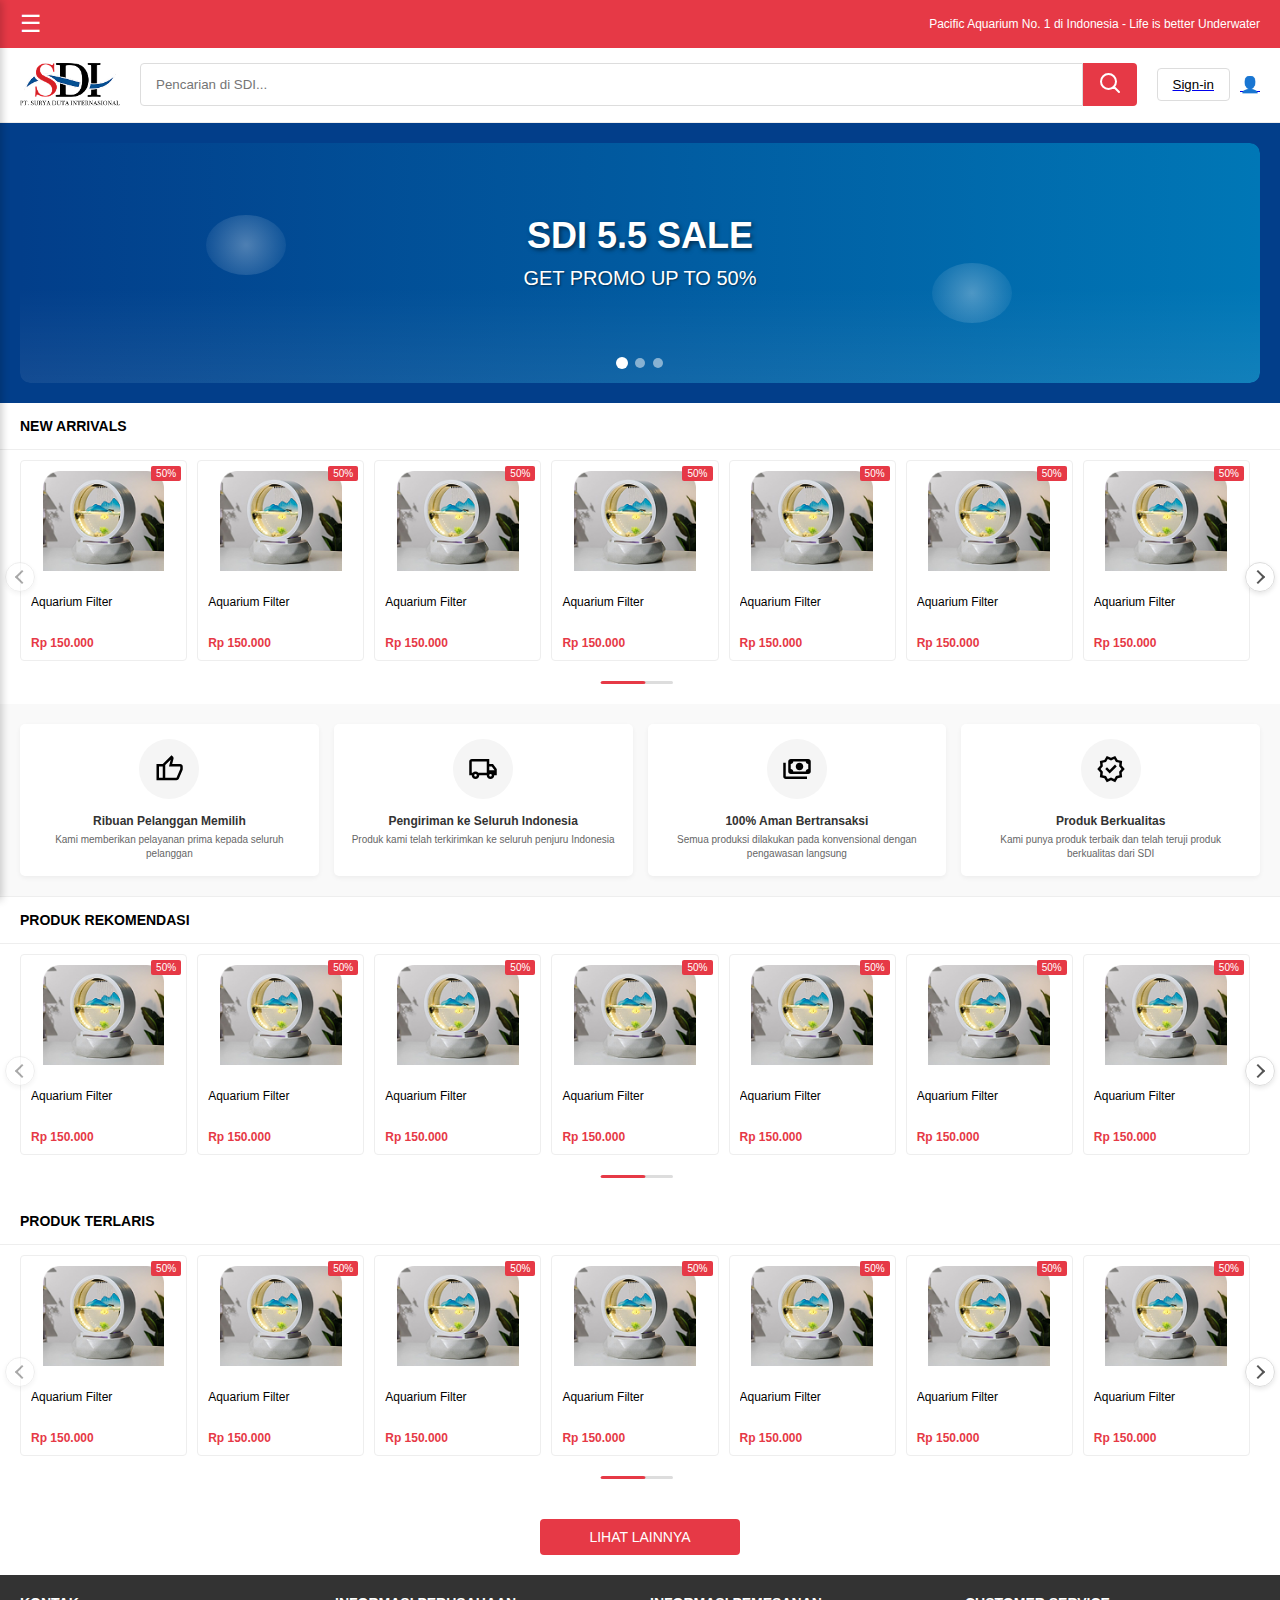
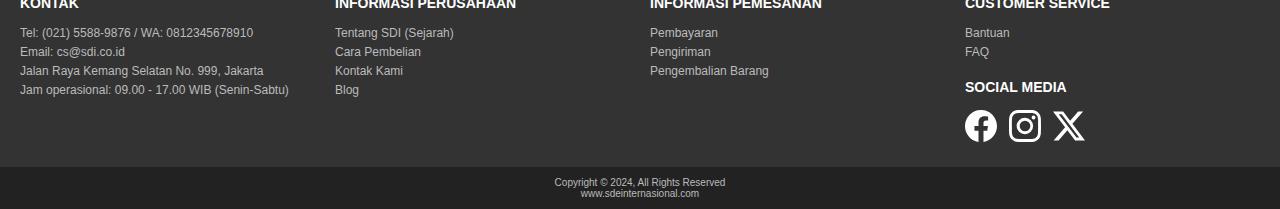
<file: index.html>
<!DOCTYPE html>
<html lang="id">
<head>
    <meta charset="UTF-8">
    <meta name="viewport" content="width=device-width, initial-scale=1.0">
    <title>SDI - Home</title>
   <link rel="stylesheet" href="home2.css">
</head>
<body>
    <!-- Slide Out Menu -->
    <div class="side-menu" id="sideMenu">
        <div class="side-menu-header">
            <span>Menu</span>
            <button class="close-menu-btn">&times;</button>
        </div>
        <div class="side-menu-content">
            <a href="index.html" class="menu-item">
                <div class="menu-icon">
                   <svg width="24px" height="24px" viewBox="0 0 24 24" fill="none" xmlns="http://www.w3.org/2000/svg"><g id="SVGRepo_bgCarrier" stroke-width="0"></g><g id="SVGRepo_tracerCarrier" stroke-linecap="round" stroke-linejoin="round"></g><g id="SVGRepo_iconCarrier"> <g id="Navigation / House_01"> <path id="Vector" d="M20 17.0002V11.4522C20 10.9179 19.9995 10.6506 19.9346 10.4019C19.877 10.1816 19.7825 9.97307 19.6546 9.78464C19.5102 9.57201 19.3096 9.39569 18.9074 9.04383L14.1074 4.84383C13.3608 4.19054 12.9875 3.86406 12.5674 3.73982C12.1972 3.63035 11.8026 3.63035 11.4324 3.73982C11.0126 3.86397 10.6398 4.19014 9.89436 4.84244L5.09277 9.04383C4.69064 9.39569 4.49004 9.57201 4.3457 9.78464C4.21779 9.97307 4.12255 10.1816 4.06497 10.4019C4 10.6506 4 10.9179 4 11.4522V17.0002C4 17.932 4 18.3978 4.15224 18.7654C4.35523 19.2554 4.74432 19.6452 5.23438 19.8482C5.60192 20.0005 6.06786 20.0005 6.99974 20.0005C7.93163 20.0005 8.39808 20.0005 8.76562 19.8482C9.25568 19.6452 9.64467 19.2555 9.84766 18.7654C9.9999 18.3979 10 17.932 10 17.0001V16.0001C10 14.8955 10.8954 14.0001 12 14.0001C13.1046 14.0001 14 14.8955 14 16.0001V17.0001C14 17.932 14 18.3979 14.1522 18.7654C14.3552 19.2555 14.7443 19.6452 15.2344 19.8482C15.6019 20.0005 16.0679 20.0005 16.9997 20.0005C17.9316 20.0005 18.3981 20.0005 18.7656 19.8482C19.2557 19.6452 19.6447 19.2554 19.8477 18.7654C19.9999 18.3978 20 17.932 20 17.0002Z" stroke="#000000" stroke-width="2" stroke-linecap="round" stroke-linejoin="round"></path> </g> </g></svg>
                </div>
                <span>Home</span>
            </a>
            <a href="product.html" class="menu-item">
                <div class="menu-icon">
                    <svg xmlns="http://www.w3.org/2000/svg" width="24" height="24" viewBox="0 0 24 24" fill="none" stroke="currentColor" stroke-width="2" stroke-linecap="round" stroke-linejoin="round">
                        <circle cx="9" cy="21" r="1"></circle>
                        <circle cx="20" cy="21" r="1"></circle>
                        <path d="M1 1h4l2.68 13.39a2 2 0 0 0 2 1.61h9.72a2 2 0 0 0 2-1.61L23 6H6"></path>
                    </svg>
                </div>
                <span>Produk</span>
            </a>
            <a href="order_status.html" class="menu-item">
                <div class="menu-icon">
                    <svg xmlns="http://www.w3.org/2000/svg" width="24" height="24" viewBox="0 0 24 24" fill="none" stroke="currentColor" stroke-width="2" stroke-linecap="round" stroke-linejoin="round">
                        <path d="M21 15v4a2 2 0 0 1-2 2H5a2 2 0 0 1-2-2v-4"></path>
                        <polyline points="7 10 12 15 17 10"></polyline>
                        <line x1="12" y1="15" x2="12" y2="3"></line>
                    </svg>
                </div>
                <span>Order Status</span>
            </a>
        </div>
    </div>

    <!-- Overlay for menu background -->
    <div class="menu-overlay" id="menuOverlay"></div>

    <div class="container">
        <!-- Top Bar -->
        <div class="top-bar">
            <div class="menu-icon">☰</div>
            <div class="top-info">Pacific Aquarium No. 1 di Indonesia - Life is better Underwater</div>
        </div>
        
        <!-- Header -->
        <div class="header">
            <img src="image 1.png" alt="SDI Logo" class="logo">
            <div class="search-bar">
                <input type="text" class="search-input" placeholder="Pencarian di SDI...">
                <button class="search-btn"><img src="images/search-svgrepo-com.svg" alt=""></button>
            </div>
            <a href="form.html" class="user-account">
                <button class="cart-btn">Sign-in</button>
                <div class="account">👤</div>
            </a>
        </div>
        
        <!-- Banner -->
        <div class="banner">
            <div class="slider-container">
                <div class="slider">
                    <div class="slide">
                        <div class="banner-content">
                            <div class="banner-text">
                                <h1>SDI 5.5 SALE</h1>
                                <p>GET PROMO UP TO 50%</p>
                            </div>
                        </div>
                        <div class="coral-decoration"></div>
                        <div class="banner-fish fish1"></div>
                        <div class="banner-fish fish2"></div>
                    </div>
                    <div class="slide">
                        <div class="banner-content">
                            <div class="banner-text">
                                <h1>NEW ARRIVALS</h1>
                                <p>Produk Terbaru Sudah Tiba!</p>
                            </div>
                        </div>
                        <div class="coral-decoration"></div>
                        <div class="banner-fish fish1"></div>
                        <div class="banner-fish fish2"></div>
                    </div>
                    <div class="slide">
                        <div class="banner-content">
                            <div class="banner-text">
                                <h1>BEST QUALITY</h1>
                                <p>Kualitas Terbaik untuk Aquarium Anda</p>
                            </div>
                        </div>
                        <div class="coral-decoration"></div>
                        <div class="banner-fish fish1"></div>
                        <div class="banner-fish fish2"></div>
                    </div>
                </div>
                <div class="slider-dots">
                    <div class="dot active"></div>
                    <div class="dot"></div>
                    <div class="dot"></div>
                </div>
            </div>
        </div>
        
        <!-- New Arrivals -->
        <div class="section-title">NEW ARRIVALS</div>
        <div class="product-section" id="new-arrivals">
            <div class="products-container">
                <div class="products-slider">
                    <div class="product-card">
                        <a href="product_detail.html">
                        <div class="discount-tag">50%</div>
                        <img src="image 46.png" alt="Product" class="product-img">
                        <div class="product-info">
                            <div class="product-name">Aquarium Filter</div>
                            <div class="product-price">Rp 150.000</div>
                        </div>
                        </a>
                    </div>
                    
                    <div class="product-card">
                       <a href="product_detail.html">
                        <div class="discount-tag">50%</div>
                        <img src="image 46.png" alt="Product" class="product-img">
                        <div class="product-info">
                            <div class="product-name">Aquarium Filter</div>
                            <div class="product-price">Rp 150.000</div>
                        </div>
                        </a>
                    </div>
                    <div class="product-card">
                        <a href="product_detail.html">
                        <div class="discount-tag">50%</div>
                        <img src="image 46.png" alt="Product" class="product-img">
                        <div class="product-info">
                            <div class="product-name">Aquarium Filter</div>
                            <div class="product-price">Rp 150.000</div>
                        </div>
                        </a>
                    </div>
                    <div class="product-card">
                        <a href="product_detail.html">
                        <div class="discount-tag">50%</div>
                        <img src="image 46.png" alt="Product" class="product-img">
                        <div class="product-info">
                            <div class="product-name">Aquarium Filter</div>
                            <div class="product-price">Rp 150.000</div>
                        </div>
                        </a>
                    </div>
                    <div class="product-card">
                        <a href="product_detail.html">
                        <div class="discount-tag">50%</div>
                        <img src="image 46.png" alt="Product" class="product-img">
                        <div class="product-info">
                            <div class="product-name">Aquarium Filter</div>
                            <div class="product-price">Rp 150.000</div>
                        </div>
                        </a>
                    </div>
                    <div class="product-card">
                       <a href="product_detail.html">
                        <div class="discount-tag">50%</div>
                        <img src="image 46.png" alt="Product" class="product-img">
                        <div class="product-info">
                            <div class="product-name">Aquarium Filter</div>
                            <div class="product-price">Rp 150.000</div>
                        </div>
                        </a>
                    </div>
                    <div class="product-card">
                        <a href="product_detail.html">
                        <div class="discount-tag">50%</div>
                        <img src="image 46.png" alt="Product" class="product-img">
                        <div class="product-info">
                            <div class="product-name">Aquarium Filter</div>
                            <div class="product-price">Rp 150.000</div>
                        </div>
                        </a>
                    </div>
                    <div class="product-card">
                       <a href="product_detail.html">
                        <div class="discount-tag">30%</div>
                        <img src="image 46.png" alt="Product" class="product-img">
                        <div class="product-info">
                            <div class="product-name">Aquarium Filter</div>
                            <div class="product-price">Rp 150.000</div>
                        </div>
                        </a>
                    </div>
                    <div class="product-card">
                       <a href="product_detail.html">
                        <div class="discount-tag">30%</div>
                        <img src="image 46.png" alt="Product" class="product-img">
                        <div class="product-info">
                            <div class="product-name">Aquarium Filter</div>
                            <div class="product-price">Rp 150.000</div>
                        </div>
                        </a>
                    </div>
                </div>
            </div>
            <div class="slider-arrow arrow-prev" id="new-arrivals-prev">
                <span class="arrow-icon"></span>
            </div>
            <div class="slider-arrow arrow-next" id="new-arrivals-next">
                <span class="arrow-icon"></span>
            </div>
            <div class="slider-indicators" id="new-arrivals-indicators"></div>
        </div>
        
        <!-- Features -->
        <div class="features">
            <div class="feature">
                <div class="feature-icon">
                    <img src="imagehci/thumbsup.svg" alt="Customer Icon">
                </div>
                <div class="feature-title">Ribuan Pelanggan Memilih</div>
                <div class="feature-desc">Kami memberikan pelayanan prima kepada seluruh pelanggan</div>
            </div>
            <div class="feature">
                <div class="feature-icon">
                    <img src="imagehci/Truck.svg" alt="Shipping Icon">
                </div>
                <div class="feature-title">Pengiriman ke Seluruh Indonesia</div>
                <div class="feature-desc">Produk kami telah terkirimkan ke seluruh penjuru Indonesia</div>
            </div>
            <div class="feature">
                <div class="feature-icon">
                    <img src="imagehci/payment.svg" alt="Secure Icon">
                </div>
                <div class="feature-title">100% Aman Bertransaksi</div>
                <div class="feature-desc">Semua produksi dilakukan pada konvensional dengan pengawasan langsung</div>
            </div>
            <div class="feature">
                <div class="feature-icon">
                    <img src="imagehci/quality.svg" alt="Quality Icon">
                </div>
                <div class="feature-title">Produk Berkualitas</div>
                <div class="feature-desc">Kami punya produk terbaik dan telah teruji produk berkualitas dari SDI</div>
            </div>
        </div>
        
        <!-- Recommended Products -->
        <div class="section-title">PRODUK REKOMENDASI</div>
        <div class="product-section" id="recommended">
            <div class="products-container">
                <div class="products-slider">
                    <div class="product-card">
                        <a href="product_detail.html">
                        <div class="discount-tag">50%</div>
                        <img src="image 46.png" alt="Product" class="product-img">
                        <div class="product-info">
                            <div class="product-name">Aquarium Filter</div>
                            <div class="product-price">Rp 150.000</div>
                        </div>
                        </a>
                    </div>
                    <div class="product-card">
                      <a href="product_detail.html">
                        <div class="discount-tag">50%</div>
                        <img src="image 46.png" alt="Product" class="product-img">
                        <div class="product-info">
                            <div class="product-name">Aquarium Filter</div>
                            <div class="product-price">Rp 150.000</div>
                        </div>
                        </a>
                    </div>
                    <div class="product-card">
                       <a href="product_detail.html">
                        <div class="discount-tag">50%</div>
                        <img src="image 46.png" alt="Product" class="product-img">
                        <div class="product-info">
                            <div class="product-name">Aquarium Filter</div>
                            <div class="product-price">Rp 150.000</div>
                        </div>
                        </a>
                    </div>
                    <div class="product-card">
                     <a href="product_detail.html">
                        <div class="discount-tag">50%</div>
                        <img src="image 46.png" alt="Product" class="product-img">
                        <div class="product-info">
                            <div class="product-name">Aquarium Filter</div>
                            <div class="product-price">Rp 150.000</div>
                        </div>
                        </a>
                    </div>
                    <div class="product-card">
                        <a href="product_detail.html">
                        <div class="discount-tag">50%</div>
                        <img src="image 46.png" alt="Product" class="product-img">
                        <div class="product-info">
                            <div class="product-name">Aquarium Filter</div>
                            <div class="product-price">Rp 150.000</div>
                        </div>
                        </a>
                    </div>
                    <div class="product-card">
                        <a href="product_detail.html">
                        <div class="discount-tag">50%</div>
                        <img src="image 46.png" alt="Product" class="product-img">
                        <div class="product-info">
                            <div class="product-name">Aquarium Filter</div>
                            <div class="product-price">Rp 150.000</div>
                        </div>
                        </a>
                    </div>
                    <div class="product-card">
                        <a href="product_detail.html">
                        <div class="discount-tag">50%</div>
                        <img src="image 46.png" alt="Product" class="product-img">
                        <div class="product-info">
                            <div class="product-name">Aquarium Filter</div>
                            <div class="product-price">Rp 150.000</div>
                        </div>
                        </a>
                    </div>
                    <div class="product-card">
                        <a href="product_detail.html">
                        <div class="discount-tag">50%</div>
                        <img src="image 46.png" alt="Product" class="product-img">
                        <div class="product-info">
                            <div class="product-name">Aquarium Filter</div>
                            <div class="product-price">Rp 150.000</div>
                        </div>
                        </a>
                    </div>
                </div>
            </div>
            <div class="slider-arrow arrow-prev" id="recommended-prev">
                <span class="arrow-icon"></span>
            </div>
            <div class="slider-arrow arrow-next" id="recommended-next">
                <span class="arrow-icon"></span>
            </div>
            <div class="slider-indicators" id="recommended-indicators"></div>
        </div>
        
        <!-- Best Selling Products -->
        <div class="section-title">PRODUK TERLARIS</div>
        <div class="product-section" id="best-selling">
            <div class="products-container">
                <div class="products-slider">
                    <div class="product-card">
                        <a href="product_detail.html">
                        <div class="discount-tag">50%</div>
                        <img src="image 46.png" alt="Product" class="product-img">
                        <div class="product-info">
                            <div class="product-name">Aquarium Filter</div>
                            <div class="product-price">Rp 150.000</div>
                        </div>
                        </a>
                    </div>
                    <div class="product-card">
                        <a href="product_detail.html">
                        <div class="discount-tag">50%</div>
                        <img src="image 46.png" alt="Product" class="product-img">
                        <div class="product-info">
                            <div class="product-name">Aquarium Filter</div>
                            <div class="product-price">Rp 150.000</div>
                        </div>
                        </a>
                    </div>
                    <div class="product-card">
                       <a href="product_detail.html">
                        <div class="discount-tag">50%</div>
                        <img src="image 46.png" alt="Product" class="product-img">
                        <div class="product-info">
                            <div class="product-name">Aquarium Filter</div>
                            <div class="product-price">Rp 150.000</div>
                        </div>
                        </a>
                    </div>
                    <div class="product-card">
                        <a href="product_detail.html">
                        <div class="discount-tag">50%</div>
                        <img src="image 46.png" alt="Product" class="product-img">
                        <div class="product-info">
                            <div class="product-name">Aquarium Filter</div>
                            <div class="product-price">Rp 150.000</div>
                        </div>
                        </a>
                    </div>
                    <div class="product-card">
                       <a href="product_detail.html">
                        <div class="discount-tag">50%</div>
                        <img src="image 46.png" alt="Product" class="product-img">
                        <div class="product-info">
                            <div class="product-name">Aquarium Filter</div>
                            <div class="product-price">Rp 150.000</div>
                        </div>
                        </a>
                    </div>
                    <div class="product-card">
                        <a href="product_detail.html">
                        <div class="discount-tag">50%</div>
                        <img src="image 46.png" alt="Product" class="product-img">
                        <div class="product-info">
                            <div class="product-name">Aquarium Filter</div>
                            <div class="product-price">Rp 150.000</div>
                        </div>
                        </a>
                    </div>
                    <div class="product-card">
                        <a href="product_detail.html">
                        <div class="discount-tag">50%</div>
                        <img src="image 46.png" alt="Product" class="product-img">
                        <div class="product-info">
                            <div class="product-name">Aquarium Filter</div>
                            <div class="product-price">Rp 150.000</div>
                        </div>
                        </a>
                    </div>
                    <div class="product-card">
                        <a href="product_detail.html">
                        <div class="discount-tag">50%</div>
                        <img src="image 46.png" alt="Product" class="product-img">
                        <div class="product-info">
                            <div class="product-name">Aquarium Filter</div>
                            <div class="product-price">Rp 150.000</div>
                        </div>
                        </a>
                    </div>
                </div>
            </div>
            <div class="slider-arrow arrow-prev" id="best-selling-prev">
                <span class="arrow-icon"></span>
            </div>
            <div class="slider-arrow arrow-next" id="best-selling-next">
                <span class="arrow-icon"></span>
            </div>
            <div class="slider-indicators" id="best-selling-indicators"></div>
        </div>
        
        <!-- See More Button -->
        <a href="product.html" class="see-more-btn">LIHAT LAINNYA</a>
        
        <!-- Footer -->
        <div class="footer">
            <div class="footer-section">
                <h3>KONTAK</h3>
                <p>Tel: (021) 5588-9876 / WA: 0812345678910</p>
                <p>Email: cs@sdi.co.id</p>
                <p>Jalan Raya Kemang Selatan No. 999, Jakarta</p>
                <p>Jam operasional: 09.00 - 17.00 WIB (Senin-Sabtu)</p>
            </div>
            <div class="footer-section">
                <h3>INFORMASI PERUSAHAAN</h3>
                <a href="#">Tentang SDI (Sejarah)</a>
                <a href="#">Cara Pembelian</a>
                <a href="#">Kontak Kami</a>
                <a href="#">Blog</a>
            </div>
            <div class="footer-section">
                <h3>INFORMASI PEMESANAN</h3>
                <a href="#">Pembayaran</a>
                <a href="#">Pengiriman</a>
                <a href="#">Pengembalian Barang</a>
            </div>
            <div class="footer-section">
                <h3>CUSTOMER SERVICE</h3>
                <a href="#">Bantuan</a>
                <a href="#">FAQ</a>
                
                <h3 style="margin-top: 20px;">SOCIAL MEDIA</h3>
                <div class="social-media">
                    <a href="#" class="social-icon">
                       <svg xmlns="http://www.w3.org/2000/svg" width="16" height="16" fill="currentColor" class="bi bi-facebook" viewBox="0 0 16 16">
  <path d="M16 8.049c0-4.446-3.582-8.05-8-8.05C3.58 0-.002 3.603-.002 8.05c0 4.017 2.926 7.347 6.75 7.951v-5.625h-2.03V8.05H6.75V6.275c0-2.017 1.195-3.131 3.022-3.131.876 0 1.791.157 1.791.157v1.98h-1.009c-.993 0-1.303.621-1.303 1.258v1.51h2.218l-.354 2.326H9.25V16c3.824-.604 6.75-3.934 6.75-7.951"/>
</svg>
                    </a>
                    <a href="#" class="social-icon">
                        <svg xmlns="http://www.w3.org/2000/svg" width="16" height="16" fill="currentColor" class="bi bi-instagram" viewBox="0 0 16 16">
  <path d="M8 0C5.829 0 5.556.01 4.703.048 3.85.088 3.269.222 2.76.42a3.9 3.9 0 0 0-1.417.923A3.9 3.9 0 0 0 .42 2.76C.222 3.268.087 3.85.048 4.7.01 5.555 0 5.827 0 8.001c0 2.172.01 2.444.048 3.297.04.852.174 1.433.372 1.942.205.526.478.972.923 1.417.444.445.89.719 1.416.923.51.198 1.09.333 1.942.372C5.555 15.99 5.827 16 8 16s2.444-.01 3.298-.048c.851-.04 1.434-.174 1.943-.372a3.9 3.9 0 0 0 1.416-.923c.445-.445.718-.891.923-1.417.197-.509.332-1.09.372-1.942C15.99 10.445 16 10.173 16 8s-.01-2.445-.048-3.299c-.04-.851-.175-1.433-.372-1.941a3.9 3.9 0 0 0-.923-1.417A3.9 3.9 0 0 0 13.24.42c-.51-.198-1.092-.333-1.943-.372C10.443.01 10.172 0 7.998 0zm-.717 1.442h.718c2.136 0 2.389.007 3.232.046.78.035 1.204.166 1.486.275.373.145.64.319.92.599s.453.546.598.92c.11.281.24.705.275 1.485.039.843.047 1.096.047 3.231s-.008 2.389-.047 3.232c-.035.78-.166 1.203-.275 1.485a2.5 2.5 0 0 1-.599.919c-.28.28-.546.453-.92.598-.28.11-.704.24-1.485.276-.843.038-1.096.047-3.232.047s-2.39-.009-3.233-.047c-.78-.036-1.203-.166-1.485-.276a2.5 2.5 0 0 1-.92-.598 2.5 2.5 0 0 1-.6-.92c-.109-.281-.24-.705-.275-1.485-.038-.843-.046-1.096-.046-3.233s.008-2.388.046-3.231c.036-.78.166-1.204.276-1.486.145-.373.319-.64.599-.92s.546-.453.92-.598c.282-.11.705-.24 1.485-.276.738-.034 1.024-.044 2.515-.045zm4.988 1.328a.96.96 0 1 0 0 1.92.96.96 0 0 0 0-1.92m-4.27 1.122a4.109 4.109 0 1 0 0 8.217 4.109 4.109 0 0 0 0-8.217m0 1.441a2.667 2.667 0 1 1 0 5.334 2.667 2.667 0 0 1 0-5.334"/>
</svg>
                    </a>
                    <a href="#" class="social-icon">
                        <svg xmlns="http://www.w3.org/2000/svg" width="16" height="16" fill="currentColor" class="bi bi-twitter-x" viewBox="0 0 16 16">
  <path d="M12.6.75h2.454l-5.36 6.142L16 15.25h-4.937l-3.867-5.07-4.425 5.07H.316l5.733-6.57L0 .75h5.063l3.495 4.633L12.601.75Zm-.86 13.028h1.36L4.323 2.145H2.865z"/>
</svg>
                    </a>
                </div>
            </div>
        </div>
        
        <!-- Copyright -->
        <div class="copyright">
            <p>Copyright © 2024, All Rights Reserved</p>
            <p>www.sdeinternasional.com</p>
        </div>
    </div>

  <script src="home1.js"></script>
</body>
</html>
</file>
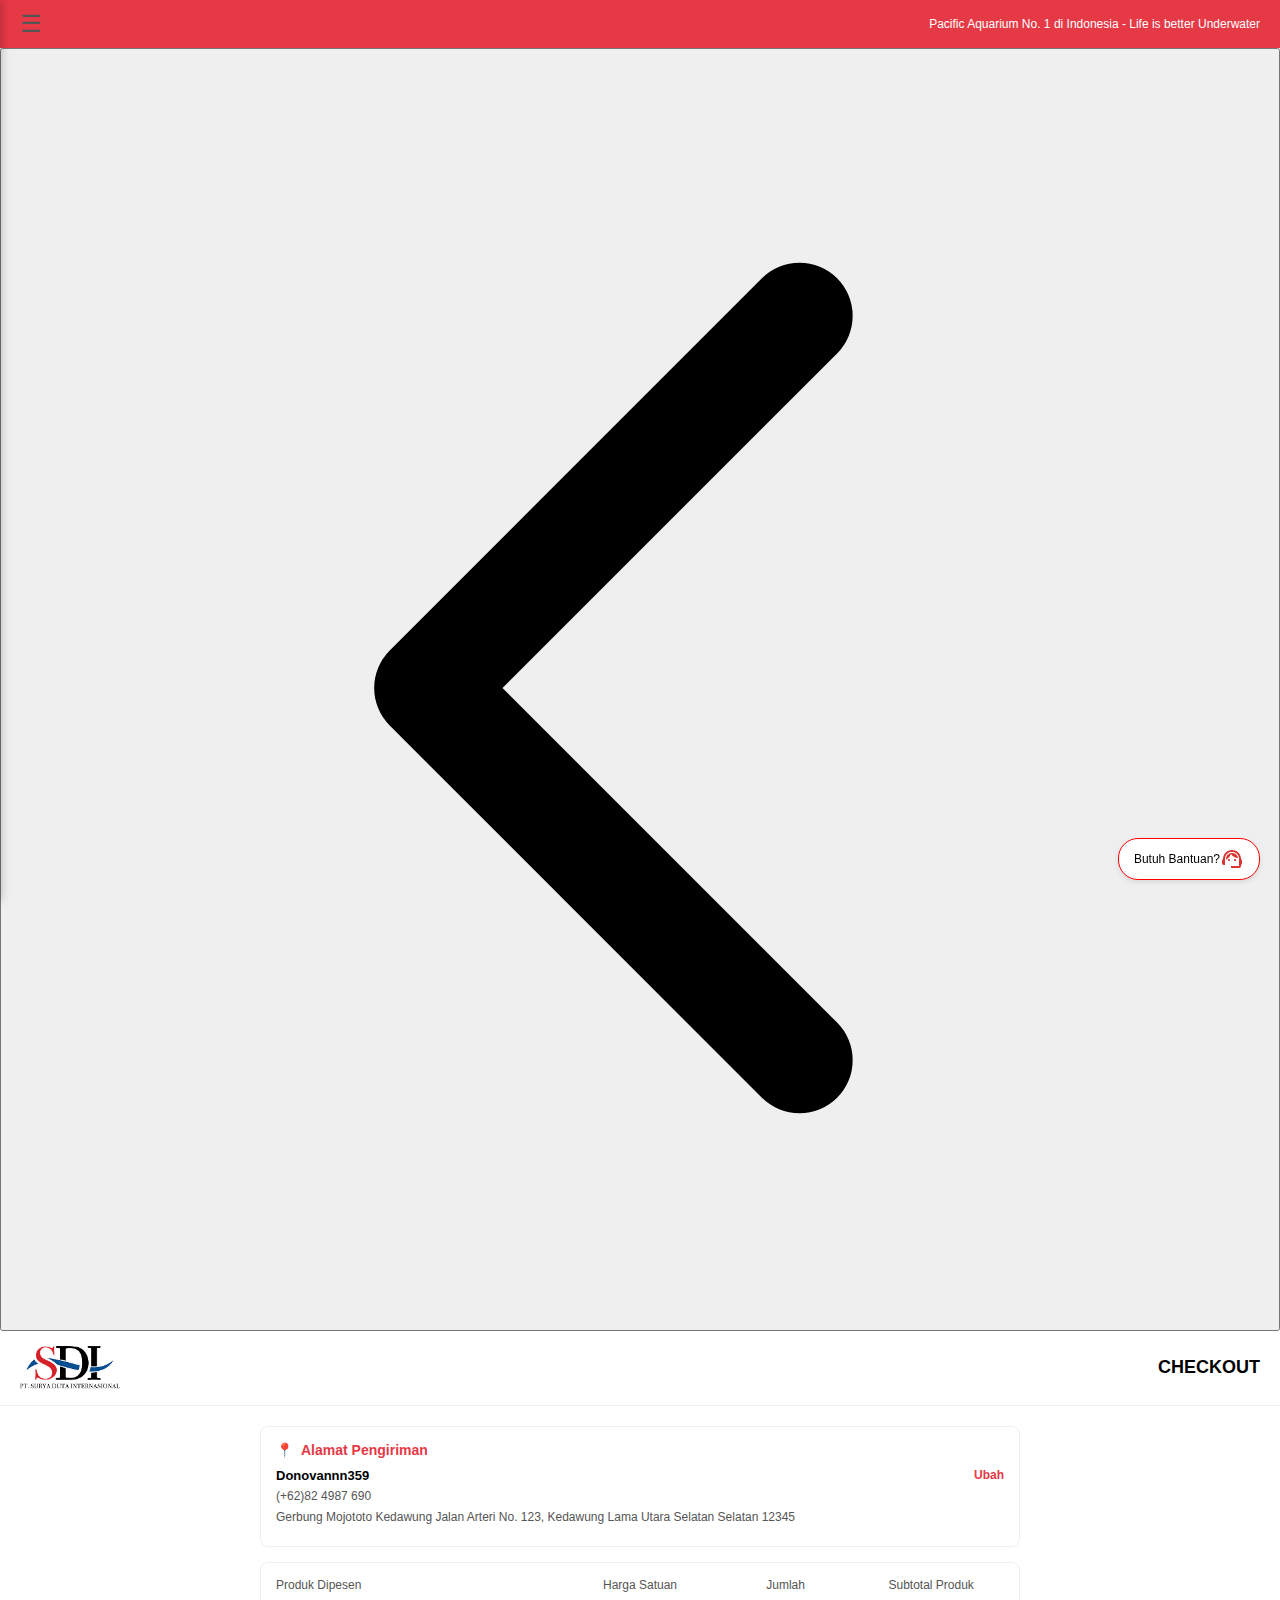
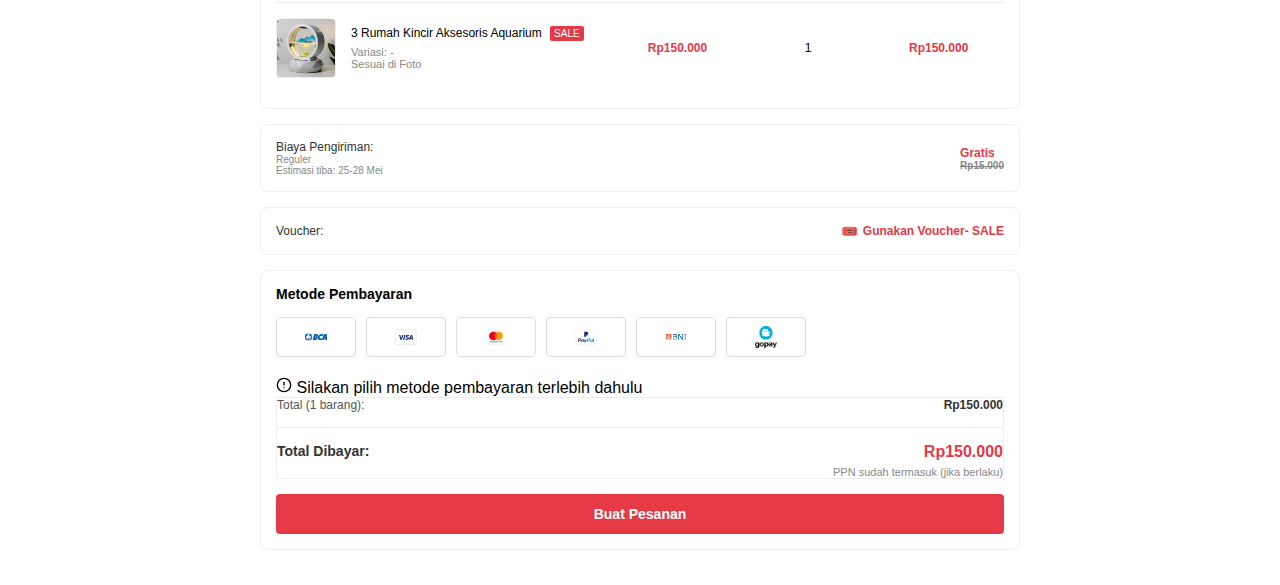
<file: checkout.html>
<!DOCTYPE html>
<html lang="id">
<head>
    <meta charset="UTF-8">
    <meta name="viewport" content="width=device-width, initial-scale=1.0">
    <title>Checkout - Ocean Decoration Lab</title>
    
<link rel="stylesheet" href="checkout.css">
</head>
<body>
    <!-- Side Menu -->
    <div class="side-menu" id="sideMenu">
        <div class="side-menu-header">
            <span>Menu</span>
            <button class="close-menu-btn">&times;</button>
        </div>
        <div class="side-menu-content">
            <a href="index.html" class="menu-item">
                <div class="menu-icon">
                    <svg width="24px" height="24px" viewBox="0 0 24 24" fill="none" xmlns="http://www.w3.org/2000/svg">
                        <path d="M20 17.0002V11.4522C20 10.9179 19.9995 10.6506 19.9346 10.4019C19.877 10.1816 19.7825 9.97307 19.6546 9.78464C19.5102 9.57201 19.3096 9.39569 18.9074 9.04383L14.1074 4.84383C13.3608 4.19054 12.9875 3.86406 12.5674 3.73982C12.1972 3.63035 11.8026 3.63035 11.4324 3.73982C11.0126 3.86397 10.6398 4.19014 9.89436 4.84244L5.09277 9.04383C4.69064 9.39569 4.49004 9.57201 4.3457 9.78464C4.21779 9.97307 4.12255 10.1816 4.06497 10.4019C4 10.6506 4 10.9179 4 11.4522V17.0002C4 17.932 4 18.3978 4.15224 18.7654C4.35523 19.2554 4.74432 19.6452 5.23438 19.8482C5.60192 20.0005 6.06786 20.0005 6.99974 20.0005C7.93163 20.0005 8.39808 20.0005 8.76562 19.8482C9.25568 19.6452 9.64467 19.2555 9.84766 18.7654C9.9999 18.3979 10 17.932 10 17.0001V16.0001C10 14.8955 10.8954 14.0001 12 14.0001C13.1046 14.0001 14 14.8955 14 16.0001V17.0001C14 17.932 14 18.3979 14.1522 18.7654C14.3552 19.2555 14.7443 19.6452 15.2344 19.8482C15.6019 20.0005 16.0679 20.0005 16.9997 20.0005C17.9316 20.0005 18.3981 20.0005 18.7656 19.8482C19.2557 19.6452 19.6447 19.2554 19.8477 18.7654C19.9999 18.3978 20 17.932 20 17.0002Z" stroke="#000000" stroke-width="2" stroke-linecap="round" stroke-linejoin="round"/>
                    </svg>
                </div>
                <span>Home</span>
            </a>
            <a href="product.html" class="menu-item">
                <div class="menu-icon">
                    <svg xmlns="http://www.w3.org/2000/svg" width="24" height="24" viewBox="0 0 24 24" fill="none" stroke="currentColor" stroke-width="2" stroke-linecap="round" stroke-linejoin="round">
                        <circle cx="9" cy="21" r="1"></circle>
                        <circle cx="20" cy="21" r="1"></circle>
                        <path d="M1 1h4l2.68 13.39a2 2 0 0 0 2 1.61h9.72a2 2 0 0 0 2-1.61L23 6H6"></path>
                    </svg>
                </div>
                <span>Produk</span>
            </a>
            <a href="order_status.html" class="menu-item">
                <div class="menu-icon">
                    <svg xmlns="http://www.w3.org/2000/svg" width="24" height="24" viewBox="0 0 24 24" fill="none" stroke="currentColor" stroke-width="2" stroke-linecap="round" stroke-linejoin="round">
                        <path d="M21 15v4a2 2 0 0 1-2 2H5a2 2 0 0 1-2-2v-4"></path>
                        <polyline points="7 10 12 15 17 10"></polyline>
                        <line x1="12" y1="15" x2="12" y2="3"></line>
                    </svg>
                </div>
                <span>Order Status</span>
            </a>
        </div>
    </div>

    <!-- Overlay for menu background -->
    <div class="menu-overlay" id="menuOverlay"></div>
    
    <div class="container">
        <div class="top-bar">
            <div class="menu-icon">☰</div>
            <div class="top-info">Pacific Aquarium No. 1 di Indonesia - Life is better Underwater</div>
        </div>
        
        <button class="back-btn">
            <svg xmlns="http://www.w3.org/2000/svg" fill="none" viewBox="0 0 24 24" stroke="currentColor">
                <path stroke-linecap="round" stroke-linejoin="round" stroke-width="2" d="M15 19l-7-7 7-7" />
            </svg>
        </button>
        
        <!-- Header -->
        <div class="header">
            <img src="image 1.png" alt="Ocean Decoration Lab" class="logo">
            <div class="page-title">CHECKOUT</div>
        </div>
        
        <!-- Checkout Content -->
        <div class="checkout-content">
            <!-- Address Section -->
            <div class="section address-section">
                <div class="section-title">
                    <span class="section-icon">📍</span>
                    <span>Alamat Pengiriman</span>
                </div>
                <div class="address-details">
                    <div class="address-info">
                        <div class="address-name">Donovannn359</div>
                        <div class="address-text">(+62)82 4987 690</div>
                        <div class="address-text">Gerbung Mojototo Kedawung Jalan Arteri No. 123, Kedawung Lama Utara Selatan Selatan 12345</div>
                    </div>
                    <a href="#" class="ubah-btn">Ubah</a>
                </div>
            </div>
            
            <!-- Products Section -->
            <div class="section products-section">
                <div class="section-header">
                    <div class="header-item">Produk Dipesen</div>
                    <div class="header-item">Harga Satuan</div>
                    <div class="header-item">Jumlah</div>
                    <div class="header-item">Subtotal Produk</div>
                </div>
                
                <div class="product-item">
                    <div class="product-image">
                        <img src="image 46.png" alt="3 Rumah Kincir">
                    </div>
                    <div class="product-info">
                        <div class="product-title">3 Rumah Kincir Aksesoris Aquarium <span class="sale-label">SALE</span></div>
                        <div class="product-variant">Variasi: -</div>
                        <div class="product-variant">Sesuai di Foto</div>
                    </div>
                    <div class="product-price">Rp150.000</div>
                    <div class="product-quantity">1</div>
                    <div class="product-subtotal">Rp150.000</div>
                </div>
            </div>
            
            <!-- Shipping Section -->
            <div class="section shipping-section">
                <div class="section-left">
                    <div>Biaya Pengiriman:</div>
                    <div style="color: #888; font-size: 10px;">Reguler</div>
                    <div style="color: #888; font-size: 10px;">Estimasi tiba: 25-28 Mei</div>
                </div>
                <div class="shipping-price">
                    <div>Gratis</div>
                    <div style="text-decoration: line-through; color: #888; font-size: 10px;">Rp15.000</div>
                </div>
            </div>
            
            <!-- Voucher Section -->
            <div class="section voucher-section">
                <div class="section-left">Voucher:</div>
                <button class="voucher-btn">
                    <span class="voucher-icon">🎟️</span>
                    <span>Gunakan Voucher</span> - SALE
                </button>
            </div>
            
            <!-- Payment Methods -->
            <div class="section payment-section">
                <div class="payment-title">Metode Pembayaran</div>
                <div class="payment-methods">
                    <div class="payment-method" data-method="bca">
                        <img src="bca-bank-central-asia-logo-svgrepo-com.png" alt="BCA">
                    </div>
                    <div class="payment-method" data-method="visa">
                        <img src="visa-svgrepo-com.png" alt="VISA">
                    </div>
                    <div class="payment-method" data-method="mastercard">
                        <img src="mastercard-full-svgrepo-com.png" alt="Mastercard">
                    </div>
                    <div class="payment-method" data-method="paypal">
                        <img src="paypal-svgrepo-com.png" alt="PayPal">
                    </div>
                    <div class="payment-method" data-method="bni">
                        <img src="bank-bni-logo-png_seeklogo-355606.png" alt="BNI">
                    </div>
                    <div class="payment-method" data-method="gopay">
                        <img src="images.png" alt="GoPay">
                    </div>
                </div>
                
                <div class="payment-error" id="paymentError">
                    <svg xmlns="http://www.w3.org/2000/svg" width="16" height="16" viewBox="0 0 24 24" fill="none" stroke="currentColor" stroke-width="2" stroke-linecap="round" stroke-linejoin="round">
                        <circle cx="12" cy="12" r="10"></circle>
                        <line x1="12" y1="8" x2="12" y2="12"></line>
                        <line x1="12" y1="16" x2="12.01" y2="16"></line>
                    </svg>
                    <span>Silakan pilih metode pembayaran terlebih dahulu</span>
                </div>
                
                <!-- Summary Section -->
                <div class="summary-section">
                    <div class="summary-row">
                        <div class="summary-label">Total (1 barang):</div>
                        <div class="summary-value">Rp150.000</div>
                    </div>
                    <div class="total-row">
                        <div class="total-label">Total Dibayar:</div>
                        <div class="total-value">Rp150.000</div>
                    </div>
                    <div class="checkout-note">
                        PPN sudah termasuk (jika berlaku)
                    </div>
                </div>
                
                <button class="checkout-btn">Buat Pesanan</button>
            </div>
        </div>
    </div>
    
    <!-- Customer Service Float -->
    <div class="customer-service">
        Butuh Bantuan? 
     <img src="Frame.png" alt="">
        </svg>
    </div>
    <script src="home1.js"></script>
  <script src="checkout.js"></script>
</body>
</html>
</file>
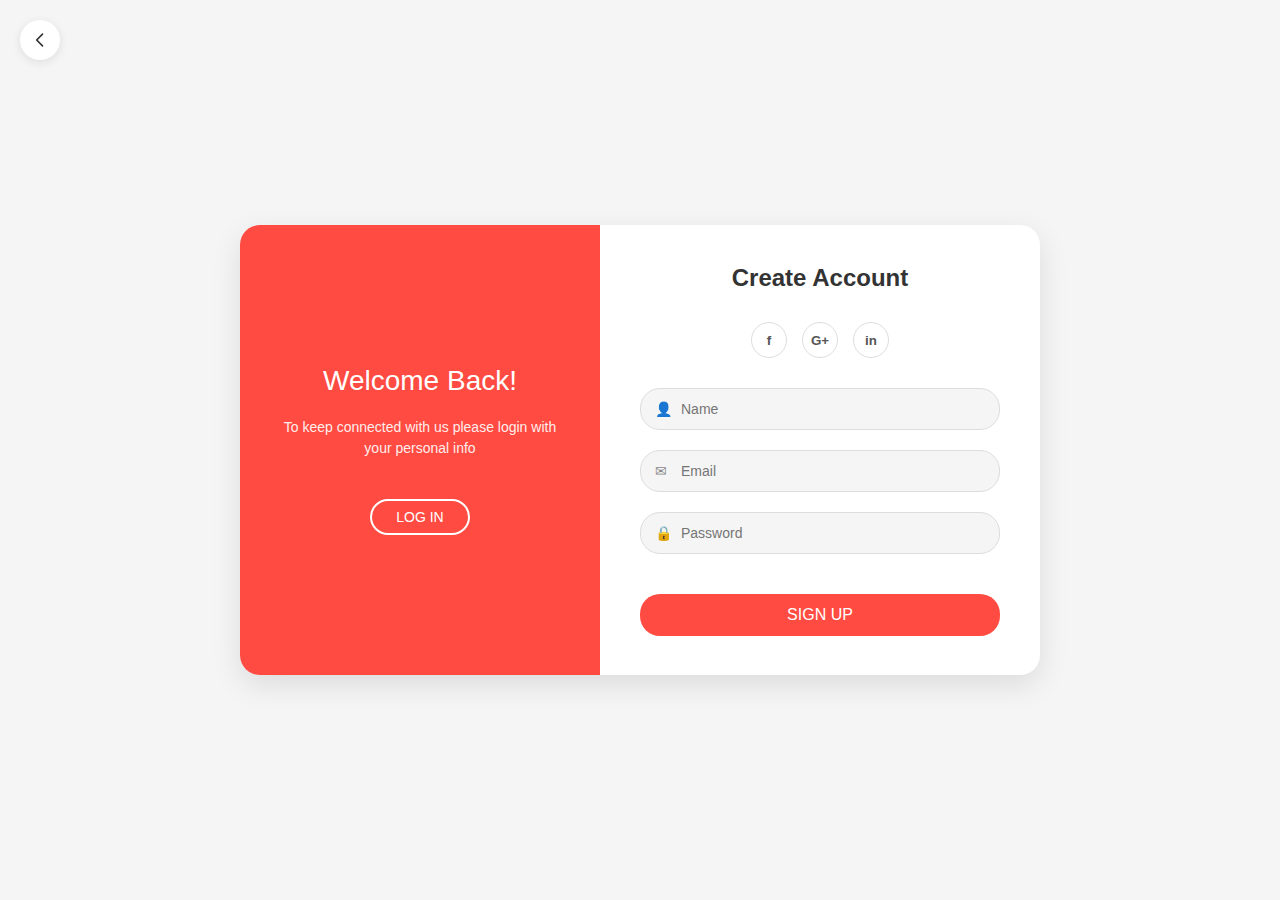
<file: form.html>
<!DOCTYPE html>
<html lang="en">
<head>
    <meta charset="UTF-8">
    <meta name="viewport" content="width=device-width, initial-scale=1.0">
    <title>Sign Up Form</title>
    <link rel="stylesheet" href="form2.css">
</head>
<body>
    <!-- Back Button -->
    <button class="back-btn" onclick="goBack()">
        <svg xmlns="http://www.w3.org/2000/svg" fill="none" viewBox="0 0 24 24" stroke="currentColor">
            <path stroke-linecap="round" stroke-linejoin="round" stroke-width="2" d="M15 19l-7-7 7-7" />
        </svg>
    </button>

    <div class="signup-container">
        <div class="left-panel">
            <h2>Welcome Back!</h2>
            <p>To keep connected with us please login with your personal info</p>
            <button class="login-btn">LOG IN</button>
        </div>
        
        <div class="right-panel">
            <h2>Create Account</h2>
            
            <div class="social-container">
                <button class="social-btn">f</button>
                <button class="social-btn">G+</button>
                <button class="social-btn">in</button>
            </div>
            
            <form id="signupForm">
                <!-- Name Input -->
                <div class="form-group">
                    <span class="icon">👤</span>
                    <input type="text" class="form-control" id="name" placeholder="Name">
                    <span class="error-message">Name is required</span>
                </div>
                
                <!-- Email Input -->
                <div class="form-group">
                    <span class="icon">✉</span>
                    <input type="email" class="form-control" id="email" placeholder="Email">
                    <span class="error-message">Please enter a valid email</span>
                </div>
                
                <!-- Password Input -->
                <div class="form-group">
                    <span class="icon">🔒</span>
                    <input type="password" class="form-control" id="password" placeholder="Password">
                    <span class="error-message">Password must be at least 6 characters</span>
                </div>
                
                <button type="submit" class="signup-btn">SIGN UP</button>
            </form>
        </div>
    </div>

    <script src="form2.js"></script>
</body>
</html>
</file>
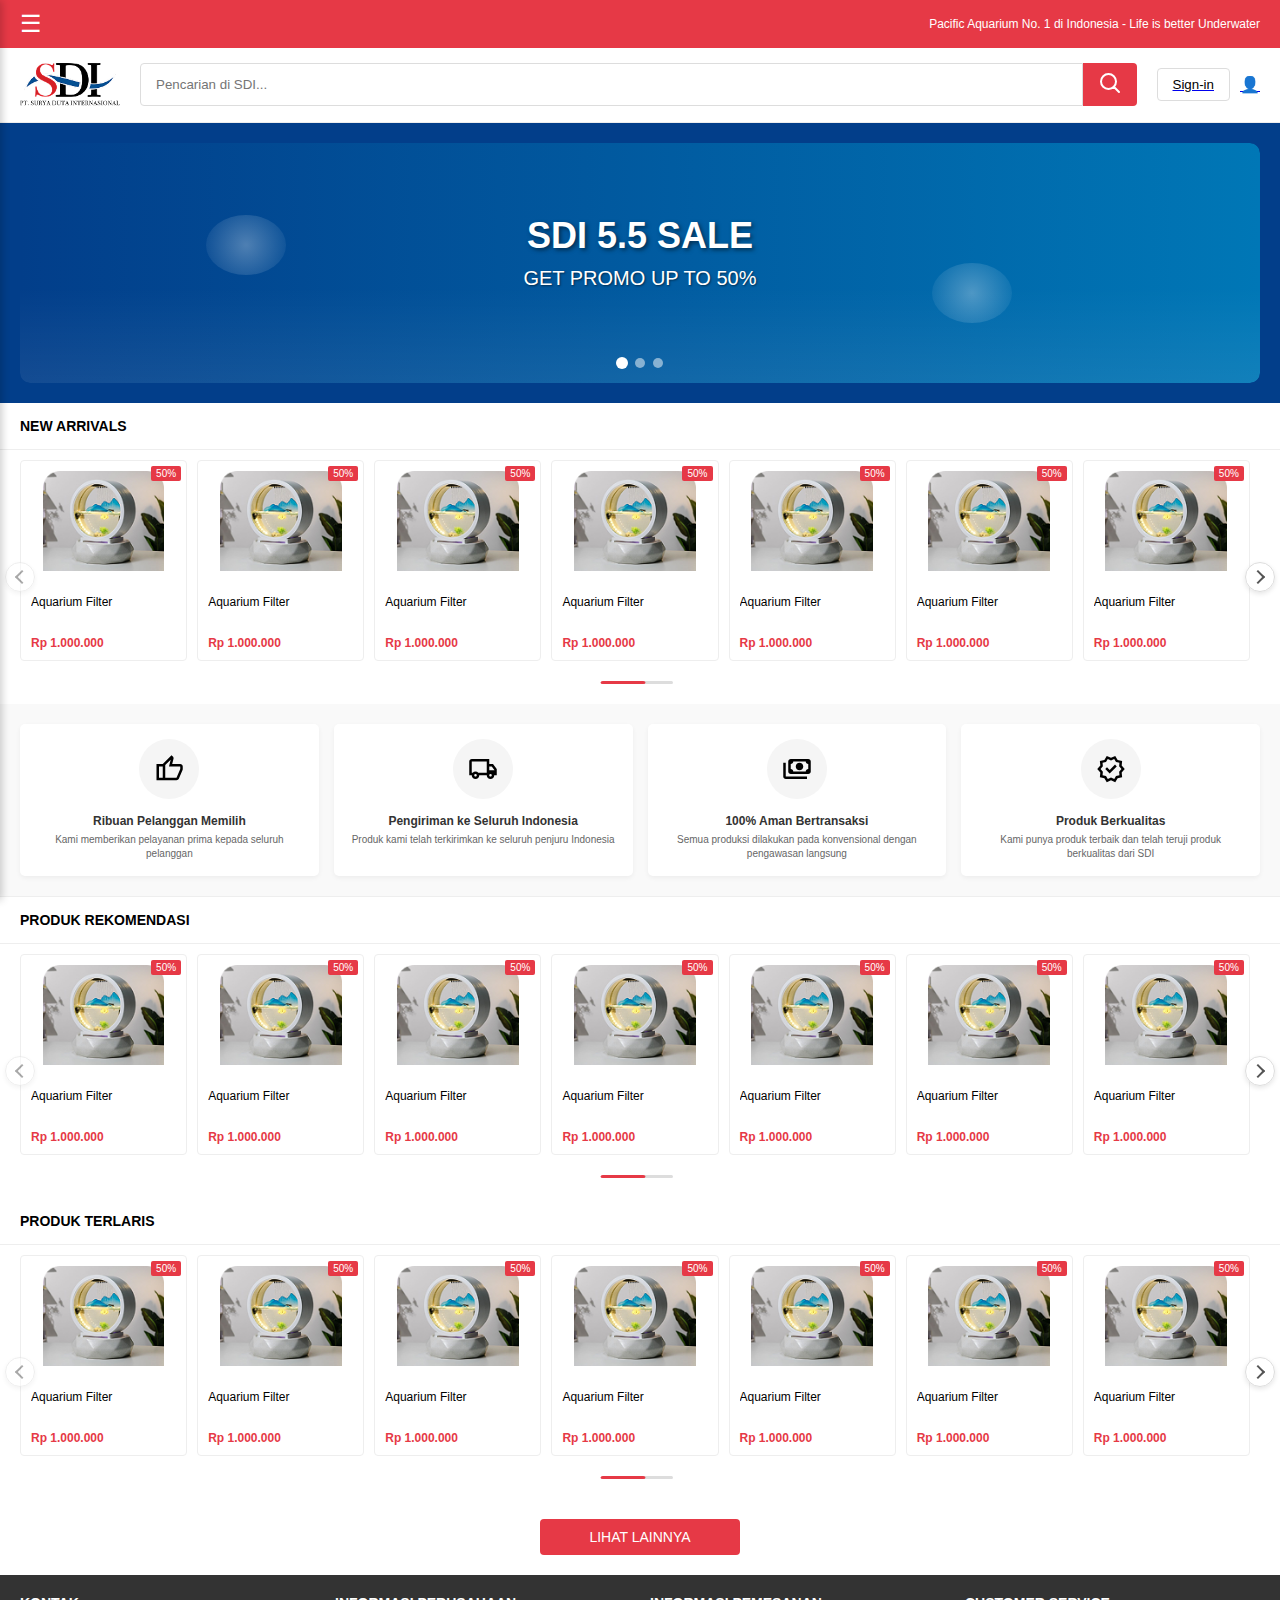
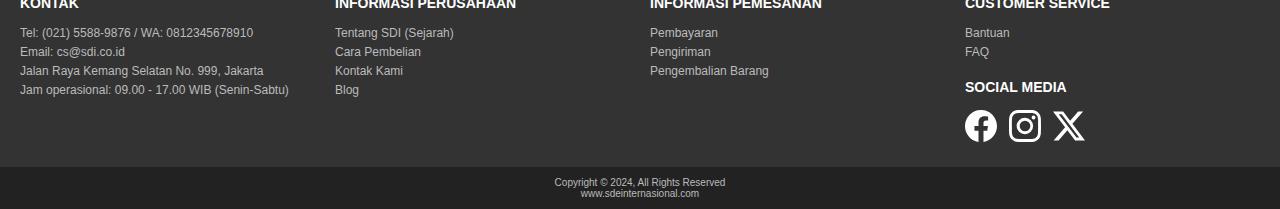
<file: home.html>
<!DOCTYPE html>
<html lang="id">
<head>
    <meta charset="UTF-8">
    <meta name="viewport" content="width=device-width, initial-scale=1.0">
    <title>SDI - Home</title>
   <link rel="stylesheet" href="home2.css">
</head>
<body>
    <!-- Slide Out Menu -->
    <div class="side-menu" id="sideMenu">
        <div class="side-menu-header">
            <span>Menu</span>
            <button class="close-menu-btn">&times;</button>
        </div>
        <div class="side-menu-content">
            <a href="home.html" class="menu-item">
                <div class="menu-icon">
                   <svg width="24px" height="24px" viewBox="0 0 24 24" fill="none" xmlns="http://www.w3.org/2000/svg"><g id="SVGRepo_bgCarrier" stroke-width="0"></g><g id="SVGRepo_tracerCarrier" stroke-linecap="round" stroke-linejoin="round"></g><g id="SVGRepo_iconCarrier"> <g id="Navigation / House_01"> <path id="Vector" d="M20 17.0002V11.4522C20 10.9179 19.9995 10.6506 19.9346 10.4019C19.877 10.1816 19.7825 9.97307 19.6546 9.78464C19.5102 9.57201 19.3096 9.39569 18.9074 9.04383L14.1074 4.84383C13.3608 4.19054 12.9875 3.86406 12.5674 3.73982C12.1972 3.63035 11.8026 3.63035 11.4324 3.73982C11.0126 3.86397 10.6398 4.19014 9.89436 4.84244L5.09277 9.04383C4.69064 9.39569 4.49004 9.57201 4.3457 9.78464C4.21779 9.97307 4.12255 10.1816 4.06497 10.4019C4 10.6506 4 10.9179 4 11.4522V17.0002C4 17.932 4 18.3978 4.15224 18.7654C4.35523 19.2554 4.74432 19.6452 5.23438 19.8482C5.60192 20.0005 6.06786 20.0005 6.99974 20.0005C7.93163 20.0005 8.39808 20.0005 8.76562 19.8482C9.25568 19.6452 9.64467 19.2555 9.84766 18.7654C9.9999 18.3979 10 17.932 10 17.0001V16.0001C10 14.8955 10.8954 14.0001 12 14.0001C13.1046 14.0001 14 14.8955 14 16.0001V17.0001C14 17.932 14 18.3979 14.1522 18.7654C14.3552 19.2555 14.7443 19.6452 15.2344 19.8482C15.6019 20.0005 16.0679 20.0005 16.9997 20.0005C17.9316 20.0005 18.3981 20.0005 18.7656 19.8482C19.2557 19.6452 19.6447 19.2554 19.8477 18.7654C19.9999 18.3978 20 17.932 20 17.0002Z" stroke="#000000" stroke-width="2" stroke-linecap="round" stroke-linejoin="round"></path> </g> </g></svg>
                </div>
                <span>Home</span>
            </a>
            <a href="product.html" class="menu-item">
                <div class="menu-icon">
                    <svg xmlns="http://www.w3.org/2000/svg" width="24" height="24" viewBox="0 0 24 24" fill="none" stroke="currentColor" stroke-width="2" stroke-linecap="round" stroke-linejoin="round">
                        <circle cx="9" cy="21" r="1"></circle>
                        <circle cx="20" cy="21" r="1"></circle>
                        <path d="M1 1h4l2.68 13.39a2 2 0 0 0 2 1.61h9.72a2 2 0 0 0 2-1.61L23 6H6"></path>
                    </svg>
                </div>
                <span>Produk</span>
            </a>
            <a href="#download" class="menu-item">
                <div class="menu-icon">
                    <svg xmlns="http://www.w3.org/2000/svg" width="24" height="24" viewBox="0 0 24 24" fill="none" stroke="currentColor" stroke-width="2" stroke-linecap="round" stroke-linejoin="round">
                        <path d="M21 15v4a2 2 0 0 1-2 2H5a2 2 0 0 1-2-2v-4"></path>
                        <polyline points="7 10 12 15 17 10"></polyline>
                        <line x1="12" y1="15" x2="12" y2="3"></line>
                    </svg>
                </div>
                <span>Download Center</span>
            </a>
        </div>
    </div>

    <!-- Overlay for menu background -->
    <div class="menu-overlay" id="menuOverlay"></div>

    <div class="container">
        <!-- Top Bar -->
        <div class="top-bar">
            <div class="menu-icon">☰</div>
            <div class="top-info">Pacific Aquarium No. 1 di Indonesia - Life is better Underwater</div>
        </div>
        
        <!-- Header -->
        <div class="header">
            <img src="image 1.png" alt="SDI Logo" class="logo">
            <div class="search-bar">
                <input type="text" class="search-input" placeholder="Pencarian di SDI...">
                <button class="search-btn"><img src="images/search-svgrepo-com.svg" alt=""></button>
            </div>
            <a href="form.html" class="user-account">
                <button class="cart-btn">Sign-in</button>
                <div class="account">👤</div>
            </a>
        </div>
        
        <!-- Banner -->
        <div class="banner">
            <div class="slider-container">
                <div class="slider">
                    <div class="slide">
                        <div class="banner-content">
                            <div class="banner-text">
                                <h1>SDI 5.5 SALE</h1>
                                <p>GET PROMO UP TO 50%</p>
                            </div>
                        </div>
                        <div class="coral-decoration"></div>
                        <div class="banner-fish fish1"></div>
                        <div class="banner-fish fish2"></div>
                    </div>
                    <div class="slide">
                        <div class="banner-content">
                            <div class="banner-text">
                                <h1>NEW ARRIVALS</h1>
                                <p>Produk Terbaru Sudah Tiba!</p>
                            </div>
                        </div>
                        <div class="coral-decoration"></div>
                        <div class="banner-fish fish1"></div>
                        <div class="banner-fish fish2"></div>
                    </div>
                    <div class="slide">
                        <div class="banner-content">
                            <div class="banner-text">
                                <h1>BEST QUALITY</h1>
                                <p>Kualitas Terbaik untuk Aquarium Anda</p>
                            </div>
                        </div>
                        <div class="coral-decoration"></div>
                        <div class="banner-fish fish1"></div>
                        <div class="banner-fish fish2"></div>
                    </div>
                </div>
                <div class="slider-dots">
                    <div class="dot active"></div>
                    <div class="dot"></div>
                    <div class="dot"></div>
                </div>
            </div>
        </div>
        
        <!-- New Arrivals -->
        <div class="section-title">NEW ARRIVALS</div>
        <div class="product-section" id="new-arrivals">
            <div class="products-container">
                <div class="products-slider">
                    <div class="product-card">
                        <a href="product_detail.html">
                        <div class="discount-tag">50%</div>
                        <img src="image 46.png" alt="Product" class="product-img">
                        <div class="product-info">
                            <div class="product-name">Aquarium Filter</div>
                            <div class="product-price">Rp 1.000.000</div>
                        </div>
                        </a>
                    </div>
                    
                    <div class="product-card">
                       <a href="product_detail.html">
                        <div class="discount-tag">50%</div>
                        <img src="image 46.png" alt="Product" class="product-img">
                        <div class="product-info">
                            <div class="product-name">Aquarium Filter</div>
                            <div class="product-price">Rp 1.000.000</div>
                        </div>
                        </a>
                    </div>
                    <div class="product-card">
                        <a href="product_detail.html">
                        <div class="discount-tag">50%</div>
                        <img src="image 46.png" alt="Product" class="product-img">
                        <div class="product-info">
                            <div class="product-name">Aquarium Filter</div>
                            <div class="product-price">Rp 1.000.000</div>
                        </div>
                        </a>
                    </div>
                    <div class="product-card">
                        <a href="product_detail.html">
                        <div class="discount-tag">50%</div>
                        <img src="image 46.png" alt="Product" class="product-img">
                        <div class="product-info">
                            <div class="product-name">Aquarium Filter</div>
                            <div class="product-price">Rp 1.000.000</div>
                        </div>
                        </a>
                    </div>
                    <div class="product-card">
                        <a href="product_detail.html">
                        <div class="discount-tag">50%</div>
                        <img src="image 46.png" alt="Product" class="product-img">
                        <div class="product-info">
                            <div class="product-name">Aquarium Filter</div>
                            <div class="product-price">Rp 1.000.000</div>
                        </div>
                        </a>
                    </div>
                    <div class="product-card">
                       <a href="product_detail.html">
                        <div class="discount-tag">50%</div>
                        <img src="image 46.png" alt="Product" class="product-img">
                        <div class="product-info">
                            <div class="product-name">Aquarium Filter</div>
                            <div class="product-price">Rp 1.000.000</div>
                        </div>
                        </a>
                    </div>
                    <div class="product-card">
                        <a href="product_detail.html">
                        <div class="discount-tag">50%</div>
                        <img src="image 46.png" alt="Product" class="product-img">
                        <div class="product-info">
                            <div class="product-name">Aquarium Filter</div>
                            <div class="product-price">Rp 1.000.000</div>
                        </div>
                        </a>
                    </div>
                    <div class="product-card">
                       <a href="product_detail.html">
                        <div class="discount-tag">30%</div>
                        <img src="image 46.png" alt="Product" class="product-img">
                        <div class="product-info">
                            <div class="product-name">Aquarium Filter</div>
                            <div class="product-price">Rp 1.000.000</div>
                        </div>
                        </a>
                    </div>
                    <div class="product-card">
                       <a href="product_detail.html">
                        <div class="discount-tag">30%</div>
                        <img src="image 46.png" alt="Product" class="product-img">
                        <div class="product-info">
                            <div class="product-name">Aquarium Filter</div>
                            <div class="product-price">Rp 1.000.000</div>
                        </div>
                        </a>
                    </div>
                </div>
            </div>
            <div class="slider-arrow arrow-prev" id="new-arrivals-prev">
                <span class="arrow-icon"></span>
            </div>
            <div class="slider-arrow arrow-next" id="new-arrivals-next">
                <span class="arrow-icon"></span>
            </div>
            <div class="slider-indicators" id="new-arrivals-indicators"></div>
        </div>
        
        <!-- Features -->
        <div class="features">
            <div class="feature">
                <div class="feature-icon">
                    <img src="imagehci/thumbsup.svg" alt="Customer Icon">
                </div>
                <div class="feature-title">Ribuan Pelanggan Memilih</div>
                <div class="feature-desc">Kami memberikan pelayanan prima kepada seluruh pelanggan</div>
            </div>
            <div class="feature">
                <div class="feature-icon">
                    <img src="imagehci/Truck.svg" alt="Shipping Icon">
                </div>
                <div class="feature-title">Pengiriman ke Seluruh Indonesia</div>
                <div class="feature-desc">Produk kami telah terkirimkan ke seluruh penjuru Indonesia</div>
            </div>
            <div class="feature">
                <div class="feature-icon">
                    <img src="imagehci/payment.svg" alt="Secure Icon">
                </div>
                <div class="feature-title">100% Aman Bertransaksi</div>
                <div class="feature-desc">Semua produksi dilakukan pada konvensional dengan pengawasan langsung</div>
            </div>
            <div class="feature">
                <div class="feature-icon">
                    <img src="imagehci/quality.svg" alt="Quality Icon">
                </div>
                <div class="feature-title">Produk Berkualitas</div>
                <div class="feature-desc">Kami punya produk terbaik dan telah teruji produk berkualitas dari SDI</div>
            </div>
        </div>
        
        <!-- Recommended Products -->
        <div class="section-title">PRODUK REKOMENDASI</div>
        <div class="product-section" id="recommended">
            <div class="products-container">
                <div class="products-slider">
                    <div class="product-card">
                        <a href="product_detail.html">
                        <div class="discount-tag">50%</div>
                        <img src="image 46.png" alt="Product" class="product-img">
                        <div class="product-info">
                            <div class="product-name">Aquarium Filter</div>
                            <div class="product-price">Rp 1.000.000</div>
                        </div>
                        </a>
                    </div>
                    <div class="product-card">
                      <a href="product_detail.html">
                        <div class="discount-tag">50%</div>
                        <img src="image 46.png" alt="Product" class="product-img">
                        <div class="product-info">
                            <div class="product-name">Aquarium Filter</div>
                            <div class="product-price">Rp 1.000.000</div>
                        </div>
                        </a>
                    </div>
                    <div class="product-card">
                       <a href="product_detail.html">
                        <div class="discount-tag">50%</div>
                        <img src="image 46.png" alt="Product" class="product-img">
                        <div class="product-info">
                            <div class="product-name">Aquarium Filter</div>
                            <div class="product-price">Rp 1.000.000</div>
                        </div>
                        </a>
                    </div>
                    <div class="product-card">
                     <a href="product_detail.html">
                        <div class="discount-tag">50%</div>
                        <img src="image 46.png" alt="Product" class="product-img">
                        <div class="product-info">
                            <div class="product-name">Aquarium Filter</div>
                            <div class="product-price">Rp 1.000.000</div>
                        </div>
                        </a>
                    </div>
                    <div class="product-card">
                        <a href="product_detail.html">
                        <div class="discount-tag">50%</div>
                        <img src="image 46.png" alt="Product" class="product-img">
                        <div class="product-info">
                            <div class="product-name">Aquarium Filter</div>
                            <div class="product-price">Rp 1.000.000</div>
                        </div>
                        </a>
                    </div>
                    <div class="product-card">
                        <a href="product_detail.html">
                        <div class="discount-tag">50%</div>
                        <img src="image 46.png" alt="Product" class="product-img">
                        <div class="product-info">
                            <div class="product-name">Aquarium Filter</div>
                            <div class="product-price">Rp 1.000.000</div>
                        </div>
                        </a>
                    </div>
                    <div class="product-card">
                        <a href="product_detail.html">
                        <div class="discount-tag">50%</div>
                        <img src="image 46.png" alt="Product" class="product-img">
                        <div class="product-info">
                            <div class="product-name">Aquarium Filter</div>
                            <div class="product-price">Rp 1.000.000</div>
                        </div>
                        </a>
                    </div>
                    <div class="product-card">
                        <a href="product_detail.html">
                        <div class="discount-tag">50%</div>
                        <img src="image 46.png" alt="Product" class="product-img">
                        <div class="product-info">
                            <div class="product-name">Aquarium Filter</div>
                            <div class="product-price">Rp 1.000.000</div>
                        </div>
                        </a>
                    </div>
                </div>
            </div>
            <div class="slider-arrow arrow-prev" id="recommended-prev">
                <span class="arrow-icon"></span>
            </div>
            <div class="slider-arrow arrow-next" id="recommended-next">
                <span class="arrow-icon"></span>
            </div>
            <div class="slider-indicators" id="recommended-indicators"></div>
        </div>
        
        <!-- Best Selling Products -->
        <div class="section-title">PRODUK TERLARIS</div>
        <div class="product-section" id="best-selling">
            <div class="products-container">
                <div class="products-slider">
                    <div class="product-card">
                        <a href="product_detail.html">
                        <div class="discount-tag">50%</div>
                        <img src="image 46.png" alt="Product" class="product-img">
                        <div class="product-info">
                            <div class="product-name">Aquarium Filter</div>
                            <div class="product-price">Rp 1.000.000</div>
                        </div>
                        </a>
                    </div>
                    <div class="product-card">
                        <a href="product_detail.html">
                        <div class="discount-tag">50%</div>
                        <img src="image 46.png" alt="Product" class="product-img">
                        <div class="product-info">
                            <div class="product-name">Aquarium Filter</div>
                            <div class="product-price">Rp 1.000.000</div>
                        </div>
                        </a>
                    </div>
                    <div class="product-card">
                       <a href="product_detail.html">
                        <div class="discount-tag">50%</div>
                        <img src="image 46.png" alt="Product" class="product-img">
                        <div class="product-info">
                            <div class="product-name">Aquarium Filter</div>
                            <div class="product-price">Rp 1.000.000</div>
                        </div>
                        </a>
                    </div>
                    <div class="product-card">
                        <a href="product_detail.html">
                        <div class="discount-tag">50%</div>
                        <img src="image 46.png" alt="Product" class="product-img">
                        <div class="product-info">
                            <div class="product-name">Aquarium Filter</div>
                            <div class="product-price">Rp 1.000.000</div>
                        </div>
                        </a>
                    </div>
                    <div class="product-card">
                       <a href="product_detail.html">
                        <div class="discount-tag">50%</div>
                        <img src="image 46.png" alt="Product" class="product-img">
                        <div class="product-info">
                            <div class="product-name">Aquarium Filter</div>
                            <div class="product-price">Rp 1.000.000</div>
                        </div>
                        </a>
                    </div>
                    <div class="product-card">
                        <a href="product_detail.html">
                        <div class="discount-tag">50%</div>
                        <img src="image 46.png" alt="Product" class="product-img">
                        <div class="product-info">
                            <div class="product-name">Aquarium Filter</div>
                            <div class="product-price">Rp 1.000.000</div>
                        </div>
                        </a>
                    </div>
                    <div class="product-card">
                        <a href="product_detail.html">
                        <div class="discount-tag">50%</div>
                        <img src="image 46.png" alt="Product" class="product-img">
                        <div class="product-info">
                            <div class="product-name">Aquarium Filter</div>
                            <div class="product-price">Rp 1.000.000</div>
                        </div>
                        </a>
                    </div>
                    <div class="product-card">
                        <a href="product_detail.html">
                        <div class="discount-tag">50%</div>
                        <img src="image 46.png" alt="Product" class="product-img">
                        <div class="product-info">
                            <div class="product-name">Aquarium Filter</div>
                            <div class="product-price">Rp 1.000.000</div>
                        </div>
                        </a>
                    </div>
                </div>
            </div>
            <div class="slider-arrow arrow-prev" id="best-selling-prev">
                <span class="arrow-icon"></span>
            </div>
            <div class="slider-arrow arrow-next" id="best-selling-next">
                <span class="arrow-icon"></span>
            </div>
            <div class="slider-indicators" id="best-selling-indicators"></div>
        </div>
        
        <!-- See More Button -->
        <a href="product.html" class="see-more-btn">LIHAT LAINNYA</a>
        
        <!-- Footer -->
        <div class="footer">
            <div class="footer-section">
                <h3>KONTAK</h3>
                <p>Tel: (021) 5588-9876 / WA: 0812345678910</p>
                <p>Email: cs@sdi.co.id</p>
                <p>Jalan Raya Kemang Selatan No. 999, Jakarta</p>
                <p>Jam operasional: 09.00 - 17.00 WIB (Senin-Sabtu)</p>
            </div>
            <div class="footer-section">
                <h3>INFORMASI PERUSAHAAN</h3>
                <a href="#">Tentang SDI (Sejarah)</a>
                <a href="#">Cara Pembelian</a>
                <a href="#">Kontak Kami</a>
                <a href="#">Blog</a>
            </div>
            <div class="footer-section">
                <h3>INFORMASI PEMESANAN</h3>
                <a href="#">Pembayaran</a>
                <a href="#">Pengiriman</a>
                <a href="#">Pengembalian Barang</a>
            </div>
            <div class="footer-section">
                <h3>CUSTOMER SERVICE</h3>
                <a href="#">Bantuan</a>
                <a href="#">FAQ</a>
                
                <h3 style="margin-top: 20px;">SOCIAL MEDIA</h3>
                <div class="social-media">
                    <a href="#" class="social-icon">
                       <svg xmlns="http://www.w3.org/2000/svg" width="16" height="16" fill="currentColor" class="bi bi-facebook" viewBox="0 0 16 16">
  <path d="M16 8.049c0-4.446-3.582-8.05-8-8.05C3.58 0-.002 3.603-.002 8.05c0 4.017 2.926 7.347 6.75 7.951v-5.625h-2.03V8.05H6.75V6.275c0-2.017 1.195-3.131 3.022-3.131.876 0 1.791.157 1.791.157v1.98h-1.009c-.993 0-1.303.621-1.303 1.258v1.51h2.218l-.354 2.326H9.25V16c3.824-.604 6.75-3.934 6.75-7.951"/>
</svg>
                    </a>
                    <a href="#" class="social-icon">
                        <svg xmlns="http://www.w3.org/2000/svg" width="16" height="16" fill="currentColor" class="bi bi-instagram" viewBox="0 0 16 16">
  <path d="M8 0C5.829 0 5.556.01 4.703.048 3.85.088 3.269.222 2.76.42a3.9 3.9 0 0 0-1.417.923A3.9 3.9 0 0 0 .42 2.76C.222 3.268.087 3.85.048 4.7.01 5.555 0 5.827 0 8.001c0 2.172.01 2.444.048 3.297.04.852.174 1.433.372 1.942.205.526.478.972.923 1.417.444.445.89.719 1.416.923.51.198 1.09.333 1.942.372C5.555 15.99 5.827 16 8 16s2.444-.01 3.298-.048c.851-.04 1.434-.174 1.943-.372a3.9 3.9 0 0 0 1.416-.923c.445-.445.718-.891.923-1.417.197-.509.332-1.09.372-1.942C15.99 10.445 16 10.173 16 8s-.01-2.445-.048-3.299c-.04-.851-.175-1.433-.372-1.941a3.9 3.9 0 0 0-.923-1.417A3.9 3.9 0 0 0 13.24.42c-.51-.198-1.092-.333-1.943-.372C10.443.01 10.172 0 7.998 0zm-.717 1.442h.718c2.136 0 2.389.007 3.232.046.78.035 1.204.166 1.486.275.373.145.64.319.92.599s.453.546.598.92c.11.281.24.705.275 1.485.039.843.047 1.096.047 3.231s-.008 2.389-.047 3.232c-.035.78-.166 1.203-.275 1.485a2.5 2.5 0 0 1-.599.919c-.28.28-.546.453-.92.598-.28.11-.704.24-1.485.276-.843.038-1.096.047-3.232.047s-2.39-.009-3.233-.047c-.78-.036-1.203-.166-1.485-.276a2.5 2.5 0 0 1-.92-.598 2.5 2.5 0 0 1-.6-.92c-.109-.281-.24-.705-.275-1.485-.038-.843-.046-1.096-.046-3.233s.008-2.388.046-3.231c.036-.78.166-1.204.276-1.486.145-.373.319-.64.599-.92s.546-.453.92-.598c.282-.11.705-.24 1.485-.276.738-.034 1.024-.044 2.515-.045zm4.988 1.328a.96.96 0 1 0 0 1.92.96.96 0 0 0 0-1.92m-4.27 1.122a4.109 4.109 0 1 0 0 8.217 4.109 4.109 0 0 0 0-8.217m0 1.441a2.667 2.667 0 1 1 0 5.334 2.667 2.667 0 0 1 0-5.334"/>
</svg>
                    </a>
                    <a href="#" class="social-icon">
                        <svg xmlns="http://www.w3.org/2000/svg" width="16" height="16" fill="currentColor" class="bi bi-twitter-x" viewBox="0 0 16 16">
  <path d="M12.6.75h2.454l-5.36 6.142L16 15.25h-4.937l-3.867-5.07-4.425 5.07H.316l5.733-6.57L0 .75h5.063l3.495 4.633L12.601.75Zm-.86 13.028h1.36L4.323 2.145H2.865z"/>
</svg>
                    </a>
                </div>
            </div>
        </div>
        
        <!-- Copyright -->
        <div class="copyright">
            <p>Copyright © 2024, All Rights Reserved</p>
            <p>www.sdeinternasional.com</p>
        </div>
    </div>

  <script src="home1.js"></script>
</body>
</html>
</file>
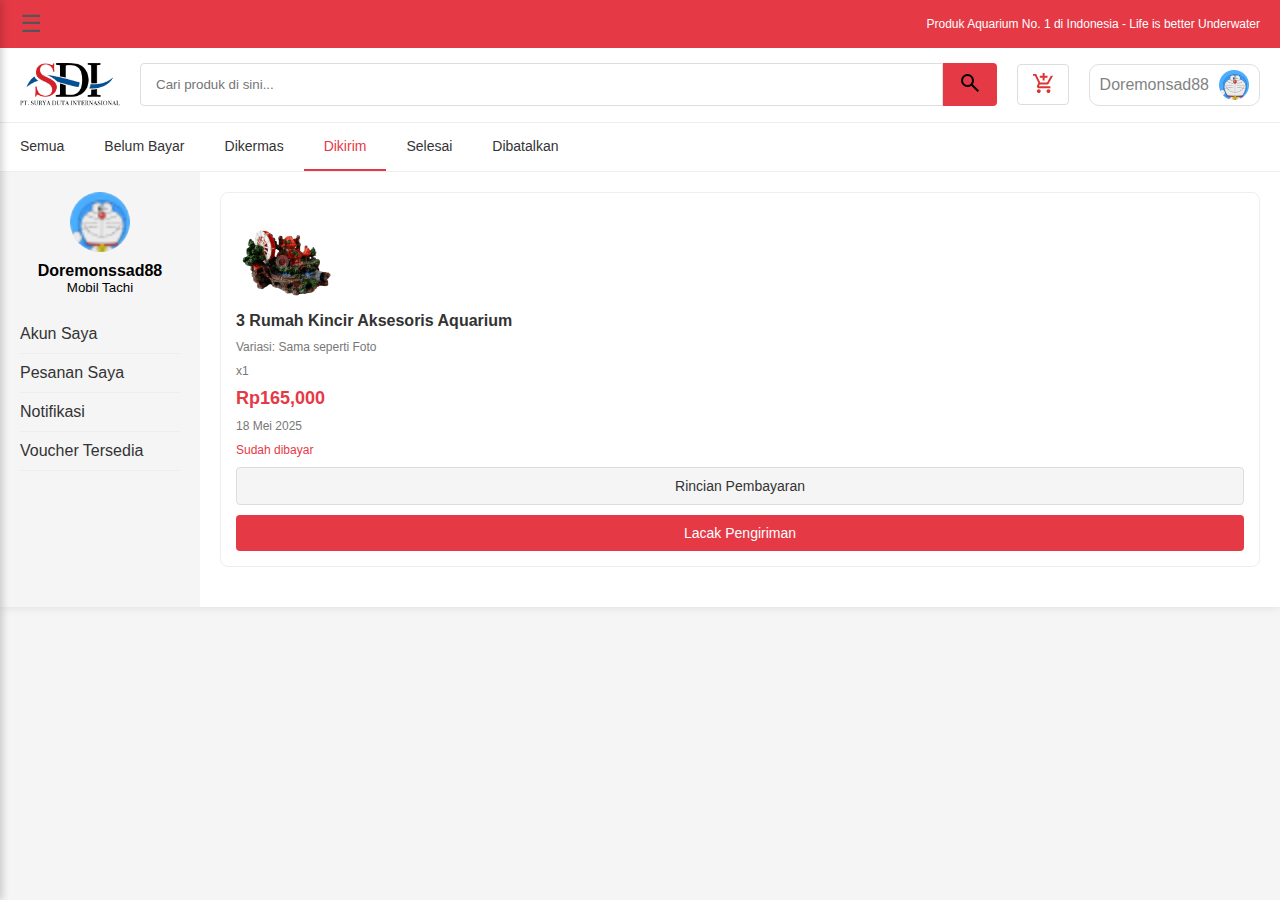
<file: order_status.html>
<!DOCTYPE html>
<html lang="en">
<head>
    <meta charset="UTF-8">
    <meta name="viewport" content="width=device-width, initial-scale=1.0">
    <title>SDL - Pusat Kebutuhan Akuarium</title>
    <link rel="stylesheet" href="order_status.css">
</head>
<body>
    <div class="container">
        <!-- Top Bar -->
        <div class="top-bar">
            <div class="menu-icon">☰</div>
            <div class="top-info">Produk Aquarium No. 1 di Indonesia - Life is better Underwater</div>
        </div>
        
        <!-- Header -->
        <div class="header">
            <img src="images/image-1-16.png" class="logo">
            
            <div class="search-bar">
                <input type="text" class="search-input" placeholder="Cari produk di sini...">
                <button class="search-btn"><img src="imagehci/Search.svg" alt=""></button>
            </div>
            
            <div class="user-account">
                <button class="cart-btn"><img src="images/vector-19.svg"></button>
                <div class="icon"><p>Doremonsad88</p><img src="images/profile-18.png"></div>
                
            </div>
        </div>
        
        <!-- Navigation Menu -->
        <div class="nav-menu">
            <a href="#" class="nav-item">Semua</a>
            <a href="#" class="nav-item">Belum Bayar</a>
            <a href="#" class="nav-item">Dikermas</a>
            <a href="#" class="nav-item active">Dikirim</a>
            <a href="#" class="nav-item">Selesai</a>
            <a href="#" class="nav-item">Dibatalkan</a>
        </div>
        
        <!-- Main Content -->
        <div class="content grid-layout">
            <!-- Sidebar -->
            <div class="sidebar">
                <div class="user-profile">
                    <div class="profile-image">
                        <img src="images/profile-18.png " alt="User Profile">
                    </div>
                    <strong>Doremonssad88</strong>
                    <small>Mobil Tachi</small>
                </div>
                
                <div class="sidebar-menu">
                    <a href="#" class="sidebar-item">Akun Saya</a>
                    <a href="#" class="sidebar-item">Pesanan Saya</a>
                    <a href="#" class="sidebar-item">Notifikasi</a>
                    <a href="#" class="sidebar-item">Voucher Tersedia</a>
                </div>
            </div>
            
            <!-- Product Content -->
            <div class="main-content">
                <div class="product-card">
                    <div class="product-info">
                        <div class="gambar-text">
                            <img src="images/image-52-38.png" alt="Product">
                            <h3 class="product-title">3 Rumah Kincir Aksesoris Aquarium</h3>
                            <div class="product-meta">Variasi: Sama seperti Foto</div>
                            <div class="product-meta">x1</div>
                            <div class="product-price">Rp165,000</div>
                            <div class="product-date">18 Mei 2025</div>
                            <div class="product-availability">Sudah dibayar</div>
                        <div>
                        
                        <a href="#" class="btn btn-secondary">Rincian Pembayaran</a>
                        <a href="#" class="btn btn-primary">Lacak Pengiriman</a>
                    </div>
                </div>
            </div>
        </div>
    </div>
    
    <!-- Side Menu (initially hidden) -->
    <div class="side-menu" id="sideMenu">
        <div class="side-menu-header">
            <span>Menu</span>
            <button class="close-menu-btn" onclick="toggleMenu()">&times;</button>
        </div>
        <div class="side-menu-content">
            <a href="#" class="menu-item">
                <span class="menu-icon">🏠</span>
                Beranda
            </a>
            <a href="#" class="menu-item">
                <span class="menu-icon">🛒</span>
                Keranjang
            </a>
            <a href="#" class="menu-item">
                <span class="menu-icon">📋</span>
                Pesanan Saya
            </a>
            <a href="#" class="menu-item">
                <span class="menu-icon">❤️</span>
                Favorit
            </a>
            <a href="#" class="menu-item">
                <span class="menu-icon">👤</span>
                Akun Saya
            </a>
        </div>
    </div>
    
    <div class="menu-overlay" id="menuOverlay" onclick="toggleMenu()"></div>
    
    <script>
        function toggleMenu() {
            const sideMenu = document.getElementById('sideMenu');
            const menuOverlay = document.getElementById('menuOverlay');
            
            sideMenu.classList.toggle('open');
            menuOverlay.classList.toggle('open');
        }
        
        // Open menu when clicking menu icon
        document.querySelector('.menu-icon').addEventListener('click', toggleMenu);
    </script>
</body>
</html>
</file>
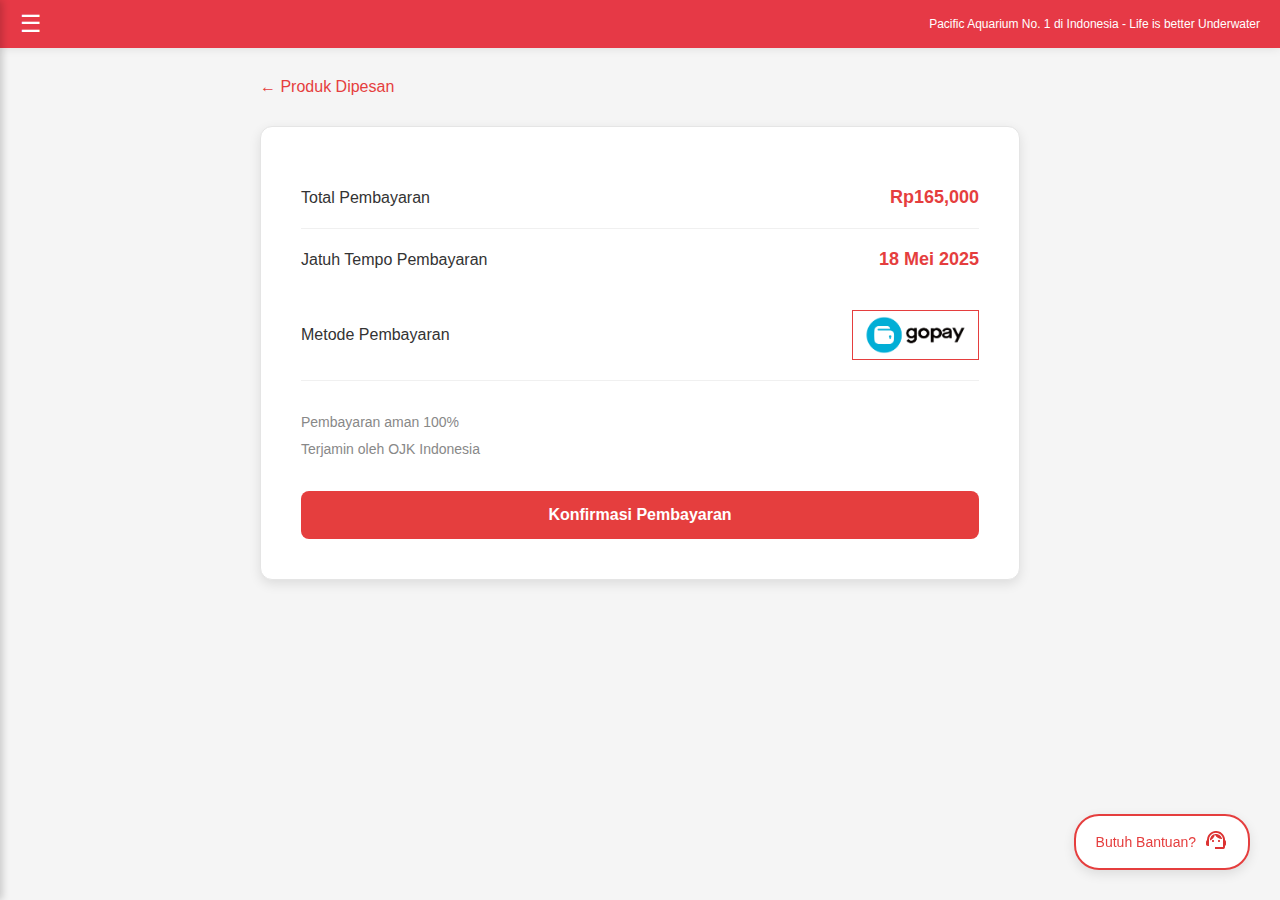
<file: payment.html>
<!DOCTYPE html>
<html lang="id">
<head>
    <meta charset="UTF-8">
    <meta name="viewport" content="width=device-width, initial-scale=1.0">
    <title>Pembayaran - PT. Surya Delta International</title>
    <link rel="stylesheet" href="payment.css">
    <link rel="stylesheet" href="home2.css">
</head>
<body>
    <div class="side-menu" id="sideMenu">
        <div class="side-menu-header">
            <span>Menu</span>
            <button class="close-menu-btn">&times;</button>
        </div>
        <div class="side-menu-content">
            <a href="index.html" class="menu-item">
                <div class="menu-icon">
                    <svg width="24px" height="24px" viewBox="0 0 24 24" fill="none" xmlns="http://www.w3.org/2000/svg"><g id="SVGRepo_bgCarrier" stroke-width="0"></g><g id="SVGRepo_tracerCarrier" stroke-linecap="round" stroke-linejoin="round"></g><g id="SVGRepo_iconCarrier"> <g id="Navigation / House_01"> <path id="Vector" d="M20 17.0002V11.4522C20 10.9179 19.9995 10.6506 19.9346 10.4019C19.877 10.1816 19.7825 9.97307 19.6546 9.78464C19.5102 9.57201 19.3096 9.39569 18.9074 9.04383L14.1074 4.84383C13.3608 4.19054 12.9875 3.86406 12.5674 3.73982C12.1972 3.63035 11.8026 3.63035 11.4324 3.73982C11.0126 3.86397 10.6398 4.19014 9.89436 4.84244L5.09277 9.04383C4.69064 9.39569 4.49004 9.57201 4.3457 9.78464C4.21779 9.97307 4.12255 10.1816 4.06497 10.4019C4 10.6506 4 10.9179 4 11.4522V17.0002C4 17.932 4 18.3978 4.15224 18.7654C4.35523 19.2554 4.74432 19.6452 5.23438 19.8482C5.60192 20.0005 6.06786 20.0005 6.99974 20.0005C7.93163 20.0005 8.39808 20.0005 8.76562 19.8482C9.25568 19.6452 9.64467 19.2555 9.84766 18.7654C9.9999 18.3979 10 17.932 10 17.0001V16.0001C10 14.8955 10.8954 14.0001 12 14.0001C13.1046 14.0001 14 14.8955 14 16.0001V17.0001C14 17.932 14 18.3979 14.1522 18.7654C14.3552 19.2555 14.7443 19.6452 15.2344 19.8482C15.6019 20.0005 16.0679 20.0005 16.9997 20.0005C17.9316 20.0005 18.3981 20.0005 18.7656 19.8482C19.2557 19.6452 19.6447 19.2554 19.8477 18.7654C19.9999 18.3978 20 17.932 20 17.0002Z" stroke="#000000" stroke-width="2" stroke-linecap="round" stroke-linejoin="round"></path> </g> </g></svg>
                </div>
                <span>Home</span>
            </a>
            <a href="product.html" class="menu-item">
                <div class="menu-icon">
                    <svg xmlns="http://www.w3.org/2000/svg" width="24" height="24" viewBox="0 0 24 24" fill="none" stroke="currentColor" stroke-width="2" stroke-linecap="round" stroke-linejoin="round">
                        <circle cx="9" cy="21" r="1"></circle>
                        <circle cx="20" cy="21" r="1"></circle>
                        <path d="M1 1h4l2.68 13.39a2 2 0 0 0 2 1.61h9.72a2 2 0 0 0 2-1.61L23 6H6"></path>
                    </svg>
                </div>
                <span>Produk</span>
            </a>
            <a href="#download" class="menu-item">
                <div class="menu-icon">
                    <svg xmlns="http://www.w3.org/2000/svg" width="24" height="24" viewBox="0 0 24 24" fill="none" stroke="currentColor" stroke-width="2" stroke-linecap="round" stroke-linejoin="round">
                        <path d="M21 15v4a2 2 0 0 1-2 2H5a2 2 0 0 1-2-2v-4"></path>
                        <polyline points="7 10 12 15 17 10"></polyline>
                        <line x1="12" y1="15" x2="12" y2="3"></line>
                    </svg>
                </div>
                <span>Download Center</span>
            </a>
        </div>
    </div>

 
    <div class="menu-overlay" id="menuOverlay"></div>
    <div class="container">
   
        <div class="top-bar">
            <div class="menu-icon">☰</div>
            <div class="top-info">Pacific Aquarium No. 1 di Indonesia - Life is better Underwater</div>
        </div>
    </div>

    <main class="main-content">
        <div class="breadcrumb">
            <a href="checkout.html" class="back-link">← Produk Dipesan</a>
        </div>

        <div class="payment-card">
            <div class="payment-row">
                <span class="label">Total Pembayaran</span>
                <span class="amount">Rp165,000</span>
            </div>

            <div class="payment-tempo">
                <span class="label">Jatuh Tempo Pembayaran</span>
                <span class="due-date">18 Mei 2025</span>
            </div>

            <div class="payment-row">
                <span class="label">Metode Pembayaran</span>
                <div class="payment-method">
                    <img src="logo-gopay-vector.png" alt="GoPay" class="gopay-logo" />
                </div>
            </div>

            <div class="guarantee-text">
                <p>Pembayaran aman 100%</p>
                <p>Terjamin oleh OJK Indonesia</p>
            </div>

            <button class="confirm-btn">Konfirmasi Pembayaran</button>
        </div>
    </main>

    <div class="help-button">
        <button class="help-btn">
            Butuh Bantuan? 
            <span class="help-icon"><img src="Frame.png" alt=""></span>
        </button>
    </div>
    <script type="module" src="home1.js"></script>
</body>
</html>
</file>
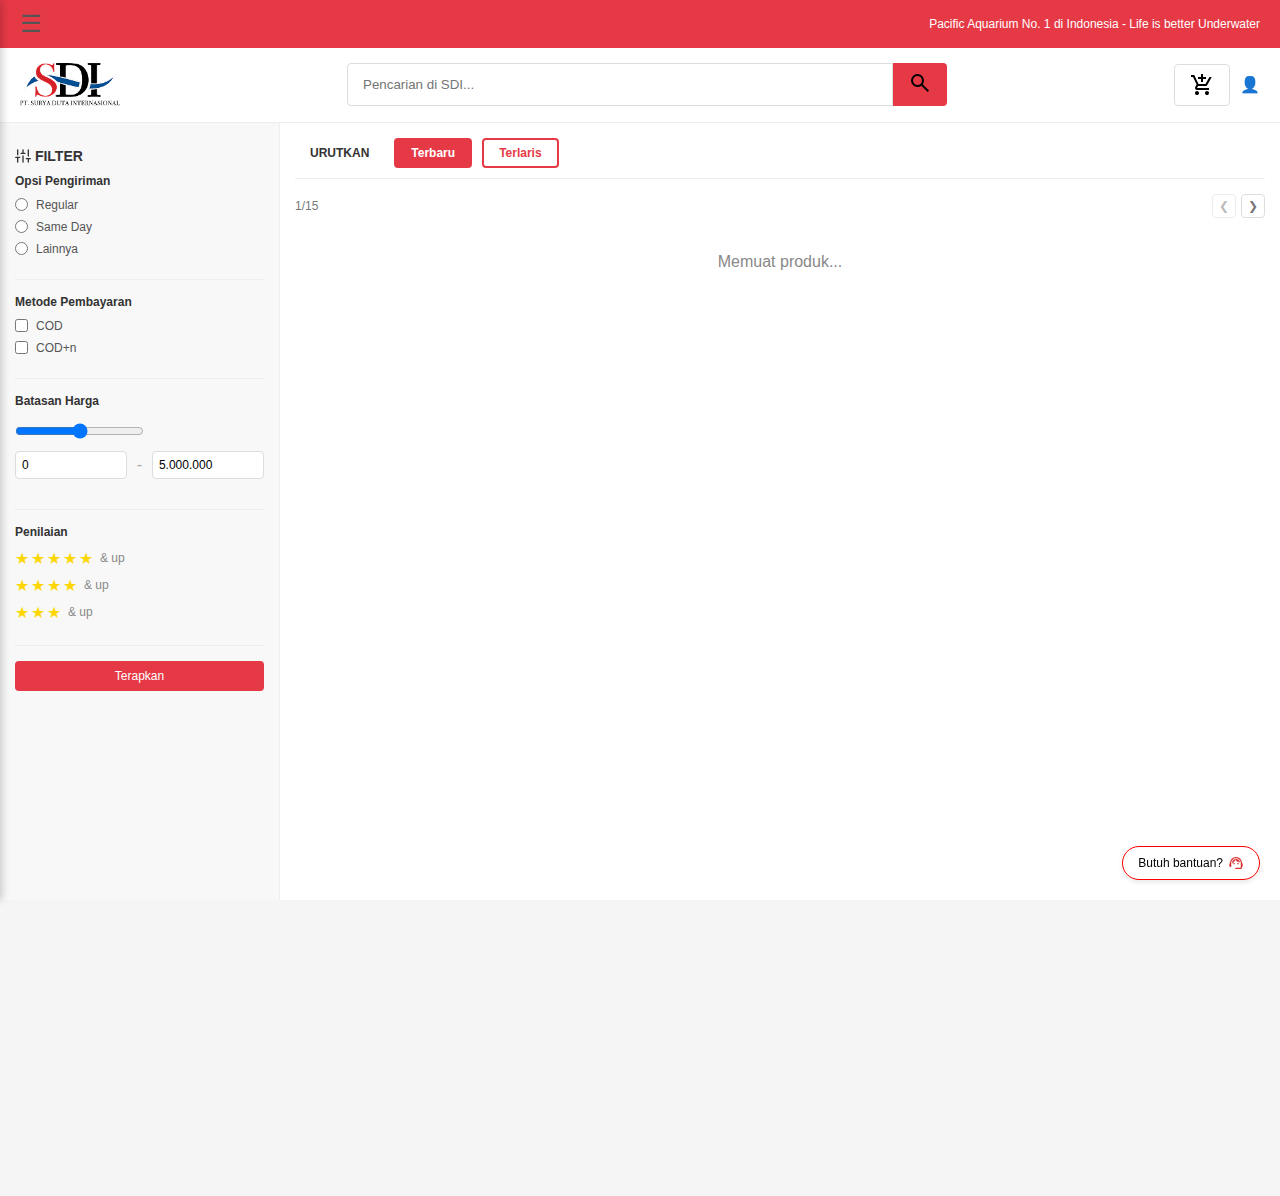
<file: product.html>
<!DOCTYPE html>
<html lang="id">
<head>
    <meta charset="UTF-8">
    <meta name="viewport" content="width=device-width, initial-scale=1.0">
    <title>SDI - Produk Akuarium</title>
 
    <link rel="stylesheet" href="product2.css">
</head>
<body>

    <div class="side-menu" id="sideMenu">
        <div class="side-menu-header">
            <span>Menu</span>
            <button class="close-menu-btn">&times;</button>
        </div>
        <div class="side-menu-content">
            <a href="index.html" class="menu-item">
                <div class="menu-icon">
                    <svg width="24px" height="24px" viewBox="0 0 24 24" fill="none" xmlns="http://www.w3.org/2000/svg"><g id="SVGRepo_bgCarrier" stroke-width="0"></g><g id="SVGRepo_tracerCarrier" stroke-linecap="round" stroke-linejoin="round"></g><g id="SVGRepo_iconCarrier"> <g id="Navigation / House_01"> <path id="Vector" d="M20 17.0002V11.4522C20 10.9179 19.9995 10.6506 19.9346 10.4019C19.877 10.1816 19.7825 9.97307 19.6546 9.78464C19.5102 9.57201 19.3096 9.39569 18.9074 9.04383L14.1074 4.84383C13.3608 4.19054 12.9875 3.86406 12.5674 3.73982C12.1972 3.63035 11.8026 3.63035 11.4324 3.73982C11.0126 3.86397 10.6398 4.19014 9.89436 4.84244L5.09277 9.04383C4.69064 9.39569 4.49004 9.57201 4.3457 9.78464C4.21779 9.97307 4.12255 10.1816 4.06497 10.4019C4 10.6506 4 10.9179 4 11.4522V17.0002C4 17.932 4 18.3978 4.15224 18.7654C4.35523 19.2554 4.74432 19.6452 5.23438 19.8482C5.60192 20.0005 6.06786 20.0005 6.99974 20.0005C7.93163 20.0005 8.39808 20.0005 8.76562 19.8482C9.25568 19.6452 9.64467 19.2555 9.84766 18.7654C9.9999 18.3979 10 17.932 10 17.0001V16.0001C10 14.8955 10.8954 14.0001 12 14.0001C13.1046 14.0001 14 14.8955 14 16.0001V17.0001C14 17.932 14 18.3979 14.1522 18.7654C14.3552 19.2555 14.7443 19.6452 15.2344 19.8482C15.6019 20.0005 16.0679 20.0005 16.9997 20.0005C17.9316 20.0005 18.3981 20.0005 18.7656 19.8482C19.2557 19.6452 19.6447 19.2554 19.8477 18.7654C19.9999 18.3978 20 17.932 20 17.0002Z" stroke="#000000" stroke-width="2" stroke-linecap="round" stroke-linejoin="round"></path> </g> </g></svg>
                </div>
                <span>Home</span>
            </a>
            <a href="#products" class="menu-item">
                <div class="menu-icon">
                    <svg xmlns="http://www.w3.org/2000/svg" width="24" height="24" viewBox="0 0 24 24" fill="none" stroke="currentColor" stroke-width="2" stroke-linecap="round" stroke-linejoin="round">
                        <circle cx="9" cy="21" r="1"></circle>
                        <circle cx="20" cy="21" r="1"></circle>
                        <path d="M1 1h4l2.68 13.39a2 2 0 0 0 2 1.61h9.72a2 2 0 0 0 2-1.61L23 6H6"></path>
                    </svg>
                </div>
                <span>Produk</span>
            </a>
            <a href="#download" class="menu-item">
                <div class="menu-icon">
                    <svg xmlns="http://www.w3.org/2000/svg" width="24" height="24" viewBox="0 0 24 24" fill="none" stroke="currentColor" stroke-width="2" stroke-linecap="round" stroke-linejoin="round">
                        <path d="M21 15v4a2 2 0 0 1-2 2H5a2 2 0 0 1-2-2v-4"></path>
                        <polyline points="7 10 12 15 17 10"></polyline>
                        <line x1="12" y1="15" x2="12" y2="3"></line>
                    </svg>
                </div>
                <span>Download Center</span>
            </a>
        </div>
    </div>

 
    <div class="menu-overlay" id="menuOverlay"></div>

    <div class="container">
   
        <div class="top-bar">
            <div class="menu-icon">☰</div>
            <div class="top-info">Pacific Aquarium No. 1 di Indonesia - Life is better Underwater</div>
        </div>
        
    
        <div class="header">
            <img src="image 1.png" alt="SDI Logo" class="logo">
            <div class="search-bar">
                <input type="text" class="search-input" placeholder="Pencarian di SDI...">
                <button class="search-btn"><img src="imagehci/Search.svg" alt=""></button>
            </div>
            <div class="user-account">
                <button class="cart-btn" id="cartBtn"><img src="imagehci/add shoping cart.svg" alt=""></button>
                <div class="account">👤</div>
            </div>
        </div>
        
      
        <div class="main-content">
            
            <div class="filter-sidebar">
                <div class="filter-header">
                    <svg xmlns="http://www.w3.org/2000/svg" width="16" height="16" viewBox="0 0 24 24" fill="none" stroke="currentColor" stroke-width="2" stroke-linecap="round" stroke-linejoin="round">
                        <line x1="4" y1="21" x2="4" y2="14"></line>
                        <line x1="4" y1="10" x2="4" y2="3"></line>
                        <line x1="12" y1="21" x2="12" y2="12"></line>
                        <line x1="12" y1="8" x2="12" y2="3"></line>
                        <line x1="20" y1="21" x2="20" y2="16"></line>
                        <line x1="20" y1="12" x2="20" y2="3"></line>
                        <line x1="1" y1="14" x2="7" y2="14"></line>
                        <line x1="9" y1="8" x2="15" y2="8"></line>
                        <line x1="17" y1="16" x2="23" y2="16"></line>
                    </svg>
                    &nbsp;FILTER
                </div>
                
                <!-- Shipping Option -->
                <div class="filter-section">
                    <div class="filter-title">Opsi Pengiriman</div>
                    <div class="filter-option">
                        <input type="radio" name="shipping" id="regular">
                        <label for="regular">Regular</label>
                    </div>
                    <div class="filter-option">
                        <input type="radio" name="shipping" id="sameday">
                        <label for="sameday">Same Day</label>
                    </div>
                    <div class="filter-option">
                        <input type="radio" name="shipping" id="other">
                        <label for="other">Lainnya</label>
                    </div>
                </div>
                
                <!-- Payment Method -->
                <div class="filter-section">
                    <div class="filter-title">Metode Pembayaran</div>
                    <div class="filter-option">
                        <input type="checkbox" id="cod">
                        <label for="cod">COD</label>
                    </div>
                    <div class="filter-option">
                        <input type="checkbox" id="codn">
                        <label for="codn">COD+n</label>
                    </div>
                </div>
                
                <!-- Price Range -->
                <div class="filter-section">
                    <div class="filter-title">Batasan Harga</div>
                    <div class="filter-range">
                        <input type="range" min="0" max="10000000" value="5000000" class="price-slider" id="price-slider">
                        <div class="price-inputs">
                            <input type="text" placeholder="Min" id="min-price">
                            <span class="price-separator">-</span>
                            <input type="text" placeholder="Max" id="max-price">
                        </div>
                    </div>
                </div>
                
                <!-- Rating -->
                <div class="filter-section">
                    <div class="filter-title">Penilaian</div>
                    <div class="filter-option">
                        <div class="star-rating">
                            <span class="star">★</span>
                            <span class="star">★</span>
                            <span class="star">★</span>
                            <span class="star">★</span>
                            <span class="star">★</span>
                            <span class="star-count">& up</span>
                        </div>
                    </div>
                    <div class="filter-option">
                        <div class="star-rating">
                            <span class="star">★</span>
                            <span class="star">★</span>
                            <span class="star">★</span>
                            <span class="star">★</span>
                            <span class="star-count">& up</span>
                        </div>
                    </div>
                    <div class="filter-option">
                        <div class="star-rating">
                            <span class="star">★</span>
                            <span class="star">★</span>
                            <span class="star">★</span>
                            <span class="star-count">& up</span>
                        </div>
                    </div>
                </div>
                
                <!-- Apply Button -->
                <button class="apply-btn" id="apply-filter">Terapkan</button>
            </div>
            
            <!-- Product Content -->
            <div class="product-content">
                <!-- Product Tabs -->
                <div class="product-tabs">
                    <div class="product-tab label" id="sort-label">URUTKAN</div>
                    <button class="product-tab btn" id="newest-tab">Terbaru</button>
                    <button class="product-tab btn" id="bestseller-tab">Terlaris</button>
                </div>
                
                <!-- Pagination Info -->
                <div class="pagination-info">
                    <span id="page-info">1/15</span>
                    <div class="pagination-arrows">
                        <div class="pagination-arrow" id="prev-page">❮</div>
                        <div class="pagination-arrow" id="next-page">❯</div>
                    </div>
                </div>
                
                <!-- Product Grid -->
                <div class="product-grid" id="product-grid">
            
                </div>
            </div>
        </div>
        
     
        <div class="customer-service">
            Butuh bantuan?
            <img src="Frame.png" class="customer-service-icon">
        </div>
    </div>

    <script type="module" src="product1.js"></script>
</body>
</html>
</file>
<file: home2.css>
* {
            margin: 0;
            padding: 0;
            box-sizing: border-box;
            font-family: Arial, sans-serif;
        }
        
        body {
            background-color: #f5f5f5;
        }
        
        .container {
            width: 100%;
            margin: 0 auto;
            background-color: white;
            box-shadow: 0 0 10px rgba(0,0,0,0.1);
        }
        
        /* Header styles */
        .top-bar {
            background-color: #e63946;
            color: white;
            padding: 10px 20px;
            display: flex;
            justify-content: space-between;
            align-items: center;
        }
        
        .menu-icon {
            font-size: 24px;
            cursor: pointer;
            color:white;
        }
        .menu-icon svg{
            color: black;
        }
        
        .top-info {
            font-size: 12px;
        }
        
        .header {
            display: flex;
            justify-content: space-between;
            align-items: center;
            padding: 15px 20px;
            border-bottom: 1px solid #eee;
        }
        
        .logo {
            width: 100px;
        }
        
        .search-bar {
            display: flex;
            flex-grow: 1;
            margin: 0 20px;
        }
        
        .search-input {
            flex-grow: 1;
            padding: 8px 15px;
            border: 1px solid #ddd;
            border-radius: 4px 0 0 4px;
        }
        
        .search-btn {
            background-color: #e63946;
            color: white;   
            border: none;
            padding: 8px 15px;
            border-radius: 0 4px 4px 0;
            cursor: pointer;
        }
        
        .search-btn img{
            color: white;
            height: 24px;
            width: 24px;
        }
        
        .cart-btn {
            background-color: white;
            border: 1px solid #ddd;
            padding: 8px 15px;
            border-radius: 4px;
            margin-right: 10px;
            cursor: pointer;
        }
        
        .user-account {
            display: flex;
            align-items: center;
        }
        
        /* Banner styles */
        .banner {
            position: relative;
            overflow: hidden;
            height: 280px;
            background-color: #023e8a;
            padding: 20px;
        }
        
        .slider-container {
            width: 100%;
            height: 100%;
            position: relative;
            overflow: hidden;
            border-radius: 10px;
        }
        
        .slider {
            display: flex;
            transition: transform 0.5s ease;
            height: 100%;
        }
        
        .slide {
            min-width: 100%;
            position: relative;
            background: linear-gradient(to right, #023e8a, #0077b6);
            border-radius: 10px;
            overflow: hidden;
            height: 100%;
        }
        
        .slide:nth-child(2) {
            background: linear-gradient(to right, #0077b6, #00b4d8);
        }
        
        .slide:nth-child(3) {
            background: linear-gradient(to right, #00b4d8, #023e8a);
        }
        
        .banner-content {
            position: absolute;
            top: 0;
            left: 0;
            width: 100%;
            height: 100%;
            display: flex;
            flex-direction: column;
            justify-content: center;
            align-items: center;
            color: white;
            z-index: 10;
        }
        
        .banner-text {
            text-align: center;
            color: white;
            margin-bottom: 20px;
        }
        
        .banner-text h1 {
            font-size: 36px;
            margin-bottom: 10px;
            text-shadow: 2px 2px 4px rgba(0,0,0,0.5);
        }
        
        .banner-text p {
            font-size: 20px;
            text-shadow: 1px 1px 2px rgba(0,0,0,0.5);
        }
        
        .coral-decoration {
            position: absolute;
            bottom: 0;
            left: 0;
            width: 100%;
            height: 40%;
            background: linear-gradient(to top, rgba(255,255,255,0.1), transparent);
            opacity: 0.7;
        }
        
        .banner-fish {
            position: absolute;
            width: 80px;
            height: 60px;
            background: radial-gradient(circle, rgba(255,255,255,0.3), transparent);
            border-radius: 50%;
        }
        
        .fish1 {
            top: 30%;
            left: 15%;
            animation: swimFish 15s linear infinite;
        }
        
        .fish2 {
            top: 50%;
            right: 20%;
            animation: swimFish 18s linear infinite reverse;
        }
        
        @keyframes swimFish {
            0% { transform: translateX(0) rotate(5deg); }
            50% { transform: translateX(100px) rotate(-5deg); }
            100% { transform: translateX(0) rotate(5deg); }
        }
        
        .slider-dots {
            position: absolute;
            bottom: 15px;
            left: 50%;
            transform: translateX(-50%);
            display: flex;
            gap: 8px;
            z-index: 20;
        }
        
        .dot {
            width: 10px;
            height: 10px;
            border-radius: 50%;
            background-color: rgba(255, 255, 255, 0.5);
            cursor: pointer;
            transition: all 0.3s ease;
        }
        
        .dot.active {
            background-color: white;
            transform: scale(1.2);
        }
        
        /* Product section styles */
        .section-title {
            padding: 15px 20px;
            font-size: 14px;
            font-weight: bold;
            border-bottom: 1px solid #eee;
            position: relative;
        }
        
        .product-section {
            position: relative;
            padding: 0 20px 20px;
        }
        
        .products-container {
            overflow: hidden;
            position: relative;
        }
        
        .products-slider {
            display: flex;
            transition: transform 0.5s ease;
            gap: 10px;
            padding: 10px 0;
        }
        
        .product-card {
            min-width: calc(16.666% - 10px);
            border: 1px solid #eee;
            border-radius: 4px;
            overflow: hidden;
            position: relative;
            background-color: white;
            flex-shrink: 0;
            transition: transform 0.3s ease, box-shadow 0.3s ease;
        }
        .product-card a{
            color: black;
            text-decoration: none;
        }
        .product-card:hover {
            transform: translateY(-5px);
            box-shadow: 0 5px 15px rgba(0,0,0,0.1);
        }
        
        .product-img {
            width: 100%;
            height: 120px;
            object-fit: contain;
            padding: 10px;
        }
        
        .product-info {
            padding: 10px;
        }
        
        .product-name {
            font-size: 12px;
            height: 36px;
            overflow: hidden;
            margin-bottom: 5px;
        }
        
        .product-price {
            font-size: 12px;
            color: #e63946;
            font-weight: bold;
        }
        
        .discount-tag {
            position: absolute;
            top: 5px;
            right: 5px;
            background-color: #e63946;
            color: white;
            font-size: 10px;
            padding: 2px 5px;
            border-radius: 2px;
        }
        
        /* Slider Indicators */
        .slider-indicators {
            display: flex;
            justify-content: center;
            gap: 5px;
            margin-top: 10px;
        }
        
        .indicator {
            width: 30px;
            height: 3px;
            background-color: #ddd;
            border-radius: 2px;
            cursor: pointer;
            transition: all 0.3s ease;
        }
        
        .indicator.active {
            background-color: #e63946;
            transform: scaleX(1.5);
        }
        
        .slider-arrow {
            position: absolute;
            top: 50%;
            transform: translateY(-50%);
            width: 30px;
            height: 30px;
            background-color: rgba(255, 255, 255, 0.9);
            border: 1px solid #ddd;
            border-radius: 50%;
            display: flex;
            align-items: center;
            justify-content: center;
            cursor: pointer;
            z-index: 100;
            box-shadow: 0 2px 5px rgba(0,0,0,0.1);
            transition: all 0.3s ease;
        }
        
        .slider-arrow:hover {
            background-color: white;
            box-shadow: 0 3px 8px rgba(0,0,0,0.15);
            transform: translateY(-50%) scale(1.1);
        }
        
        .slider-arrow.disabled {
            opacity: 0.5;
            cursor: not-allowed;
        }
        
        .arrow-prev {
            left: 5px;
        }
        
        .arrow-next {
            right: 5px;
        }
        
        .arrow-icon {
            width: 10px;
            height: 10px;
            border-top: 2px solid #555;
            border-right: 2px solid #555;
            display: block;
        }
        
        .arrow-prev .arrow-icon {
            transform: rotate(-135deg);
            margin-left: 4px;
        }
        
        .arrow-next .arrow-icon {
            transform: rotate(45deg);
            margin-right: 4px;
        }
        
        /* Features section */
        .features {
            display: grid;
            grid-template-columns: repeat(4, 1fr);
            gap: 15px;
            padding: 20px;
            border-bottom: 1px solid #eee;
            background-color: #f9f9f9;
        }
        
        .feature {
            display: flex;
            flex-direction: column;
            align-items: center;
            text-align: center;
            background-color: white;
            padding: 15px;
            border-radius: 5px;
            box-shadow: 0 2px 5px rgba(0,0,0,0.05);
        }
        
        .feature-icon {
            width: 60px;
            height: 60px;
            background-color: #f5f5f5;
            border-radius: 50%;
            display: flex;
            align-items: center;
            justify-content: center;
            margin-bottom: 15px;
            color: #555;
        }
        
        .feature-icon img {
            width: 30px;
            height: 30px;
            object-fit: contain;
        }
        
        .feature-title {
            font-size: 12px;
            font-weight: bold;
            margin-bottom: 5px;
            color: #333;
        }
        
        .feature-desc {
            font-size: 10px;
            color: #666;
            line-height: 1.4;
        }
        
        /* See more button */
        .see-more-btn {
            display: block;
            background-color: #e63946;
            color: white;
            text-align: center;
            padding: 10px;
            margin: 20px auto;
            width: 200px;
            border-radius: 4px;
            text-decoration: none;
            font-size: 14px;
        }
        
        /* Footer styles */
        .footer {
            display: grid;
            grid-template-columns: repeat(4, 1fr);
            gap: 20px;
            padding: 20px;
            background-color: #333;
            color: white;
        }
        
        .footer-section h3 {
            font-size: 14px;
            margin-bottom: 15px;
            color: white;
        }
        
        .footer-section p, .footer-section a {
            display: block;
            font-size: 12px;
            color: #bbb;
            margin-bottom: 5px;
            text-decoration: none;
        }
        
        .footer-section a:hover {
            color: white;
        }
        
        .social-media {
            display: flex;
            gap: 12px;
            margin-top: 15px;
        }
        
        .social-icon {
            width: 32px;
            height: 32px;
            border-radius: 50%;
            background: none;
            display: flex;
            align-items: center;
            justify-content: center;
            text-decoration: none;
            transition: background-color 0.3s;
        }
        
        .social-icon svg {
            width: 32px;
            height: 32px;
            filter: brightness(0) invert(1);
        }
        
        .social-icon:hover {
            background-color: #e63946;
        }
        
        .copyright {
            text-align: center;
            font-size: 10px;
            padding: 10px;
            background-color: #222;
            color: #bbb;
        }
        
        /* Side Menu Styles */
        .side-menu {
            position: fixed;
            top: 0;
            left: -280px;
            width: 280px;
            height: 100%;
            background-color: white;
            box-shadow: 2px 0 8px rgba(0,0,0,0.2);
            z-index: 1000;
            transition: left 0.3s ease;
            overflow-y: auto;
        }
        
        .side-menu.open {
            left: 0;
        }
        
        .side-menu-header {
            display: flex;
            justify-content: space-between;
            align-items: center;
            padding: 15px;
            border-bottom: 1px solid #eee;
            background-color: #f5f5f5;
        }
        
        .side-menu-header span {
            font-weight: bold;
            font-size: 16px;
        }
        
        .close-menu-btn {
            background: none;
            border: none;
            font-size: 24px;
            cursor: pointer;
        }
        
        .side-menu-content {
            padding: 10px 0;
        }
        
        .menu-item {
            display: flex;
            align-items: center;
            padding: 12px 15px;
            text-decoration: none;
            color: #333;
            transition: background-color 0.2s;
        }
        
        .menu-item:hover {
            background-color: #f0f0f0;
        }
        
        .menu-icon {
            margin-right: 15px;
            display: flex;
            align-items: center;
            justify-content: center;
            color: white;
        }
        .menu-icon svg{
            color: black;
        }
        .menu-overlay {
            position: fixed;
            top: 0;
            left: 0;
            width: 100%;
            height: 100%;
            background-color: rgba(0,0,0,0.5);
            z-index: 999;
            display: none;
        }
        
        .menu-overlay.open {
            display: block;
        }
        
        /* Responsive adjustments */
        @media (min-width: 1200px) {
            .product-card {
                min-width: calc(14.285% - 10px);
            }
        }
        
        @media (min-width: 1600px) {
            .product-card {
                min-width: calc(12.5% - 10px);
            }
        }
        
        @media (max-width: 992px) {
            .product-card {
                min-width: calc(20% - 10px);
            }
            
            .features {
                grid-template-columns: repeat(2, 1fr);
            }
            
            .footer {
                grid-template-columns: repeat(2, 1fr);
            }
        }
        
        @media (max-width: 768px) {
            .product-card {
                min-width: calc(25% - 10px);
            }
            
            .search-bar {
                max-width: none;
            }
        }
        
        @media (max-width: 576px) {
            .product-card {
                min-width: calc(33.333% - 10px);
            }
        }
        @media (max-width: 768px) {
    .header {
        flex-wrap: wrap;
        gap: 10px;
        padding: 10px 15px;
    }
    
    .logo {
        width: 80px;
        order: 1;
    }
    
    .search-bar {
        flex-grow: 1;
        margin: 0 10px;
        min-width: 200px;
        order: 2;
    }
    
    .user-account {
        order: 3;
        flex-shrink: 0;
    }
    
    .cart-btn {
        padding: 6px 12px;
        font-size: 12px;
        margin-right: 8px;
    }
    
    .account {
        font-size: 18px;
    }
}

@media (max-width: 576px) {
    .header {
        flex-direction: column;
        align-items: stretch;
        gap: 15px;
    }
    
    .logo {
        width: 70px;
        align-self: center;
        order: 1;
    }
    
    .search-bar {
        margin: 0;
        order: 2;
    }
    
    .search-input {
        font-size: 14px;
        padding: 8px 12px;
    }
    
    .search-btn {
        padding: 8px 12px;
    }
    
    .user-account {
        justify-content: center;
        order: 3;
    }
    
    .cart-btn {
        padding: 8px 16px;
        font-size: 14px;
        margin-right: 10px;
    }
}

@media (max-width: 480px) {
    .header {
        padding: 10px;
    }
    
    .search-bar {
        flex-direction: column;
        gap: 8px;
    }
    
    .search-input {
        border-radius: 4px;
        border: 1px solid #ddd;
    }
    
    .search-btn {
        border-radius: 4px;
        width: 100%;
        justify-content: center;
        display: flex;
        align-items: center;
        gap: 5px;
    }
    
    .user-account {
        flex-direction: column;
        align-items: center;
        gap: 10px;
    }
    
    .cart-btn {
        margin-right: 0;
        width: 120px;
        text-align: center;
    }
}

@media (max-width: 576px) {
    .top-bar {
        padding: 8px 15px;
    }
    
    .top-info {
        font-size: 10px;
        text-align: center;
        flex-grow: 1;
        margin: 0 10px;
    }
    
    .menu-icon {
        font-size: 20px;
    }
}

@media (max-width: 320px) {
    .header {
        padding: 8px;
    }
    
    .logo {
        width: 60px;
    }
    
    .cart-btn {
        padding: 6px 12px;
        font-size: 12px;
        width: 100px;
    }
    
    .top-info {
        font-size: 9px;
    }
}
</file>
<file: checkout.css>
* {
        margin: 0;
        padding: 0;
        box-sizing: border-box;
        font-family: Arial, sans-serif;
    }

    body {
        background-color: #f5f5f5;
    }

    .container {
        width: 100%; 
        margin: 0 auto;
        background-color: white;
        box-shadow: 0 0 10px rgba(0,0,0,0.1);
        min-height: 100vh;
        display: flex;
        flex-direction: column;
    }

    /* Header styles */
    .top-bar {
        background-color: #e63946;
        color: white;
        padding: 10px 20px;
        display: flex;
        justify-content: space-between;
        align-items: center;
    }

    .menu-icon {
        font-size: 24px;
        cursor: pointer;
    }

    .top-info {
        font-size: 12px;
    }

    .header {
        display: flex;
        justify-content: space-between;
        align-items: center;
        padding: 15px 20px;
        border-bottom: 1px solid #eee;
    }

    .logo {
        width: 100px;
    }

    /* Side Menu Styles */
    .side-menu {
        position: fixed;
        top: 0;
        left: -280px;
        width: 280px;
        height: 100%;
        background-color: white;
        box-shadow: 2px 0 8px rgba(0,0,0,0.2);
        z-index: 1000;
        transition: left 0.3s ease;
        overflow-y: auto;
    }

    .side-menu.open {
        left: 0;
    }

    .side-menu-header {
        display: flex;
        justify-content: space-between;
        align-items: center;
        padding: 15px;
        border-bottom: 1px solid #eee;
        background-color: #f5f5f5;
    }

    .side-menu-header span {
        font-weight: bold;
        font-size: 16px;
    }

    .close-menu-btn {
        background: none;
        border: none;
        font-size: 24px;
        cursor: pointer;
    }

    .side-menu-content {
        padding: 10px 0;
    }

    .menu-item {
        display: flex;
        align-items: center;
        padding: 12px 15px;
        text-decoration: none;
        color: #333;
        transition: background-color 0.2s;
    }

    .menu-item:hover {
        background-color: #f0f0f0;
    }

    .menu-icon {
        margin-right: 15px;
        display: flex;
        align-items: center;
        justify-content: center;
        color: #555;
    }

    .menu-overlay {
        position: fixed;
        top: 0;
        left: 0;
        width: 100%;
        height: 100%;
        background-color: rgba(0,0,0,0.5);
        z-index: 999;
        display: none;
    }

    .menu-overlay.open {
        display: block;
    }

    /* Checkout page styles */
    .page-title {
        text-align: center;
        font-size: 18px;
        font-weight: bold;
        margin: 10px 0;
    }

    .checkout-content {
        flex: 1;
        padding: 20px;
        max-width: 800px;
        margin: 0 auto;
        width: 100%;
    }

    .section {
        background-color: white;
        border-radius: 8px;
        margin-bottom: 15px;
        padding: 15px;
    }

    /* Address section */
    .address-section {
        border: 1px solid #eee;
    }

    .section-title {
        display: flex;
        align-items: center;
        margin-bottom: 10px;
        color: #e63946;
        font-size: 14px;
        font-weight: bold;
    }

    .section-icon {
        margin-right: 8px;
        color: #e63946;
    }

    .address-details {
        display: flex;
        justify-content: space-between;
        align-items: flex-start;
    }

    .address-info {
        flex-grow: 1;
    }

    .address-name {
        font-weight: bold;
        font-size: 13px;
        margin-bottom: 5px;
    }

    .address-text {
        font-size: 12px;
        color: #555;
        margin-bottom: 5px;
        line-height: 1.4;
    }

    .address-phone {
        font-size: 12px;
        color: #333;
    }

    .edit-btn {
        background-color: white;
        border: 1px solid #ccc;
        color: #333;
        border-radius: 4px;
        padding: 5px 10px;
        font-size: 12px;
        cursor: pointer;
    }

    .ubah-btn {
        color: #e63946;
        text-decoration: none;
        font-size: 12px;
        font-weight: bold;
    }

    /* Product section */
    .products-section {
        border: 1px solid #eee;
    }

    .section-header {
        display: flex;
        justify-content: space-between;
        padding-bottom: 10px;
        border-bottom: 1px solid #eee;
        margin-bottom: 15px;
    }

    .header-item {
        font-size: 12px;
        color: #555;
        flex: 1;
        text-align: center;
    }

    .header-item:first-child {
        flex: 2;
        text-align: left;
    }

    .product-item {
        display: flex;
        align-items: center;
        padding-bottom: 15px;
    }

    .product-image {
        width: 60px;
        height: 60px;
        margin-right: 15px;
        border: 1px solid #eee;
        border-radius: 4px;
        overflow: hidden;
    }

    .product-image img {
        width: 100%;
        height: 100%;
        object-fit: cover;
    }

    .product-info {
        flex: 2;
    }

    .product-title {
        font-size: 12px;
        margin-bottom: 5px;
    }

    .product-variant {
        font-size: 11px;
        color: #888;
    }

    .product-price {
        flex: 1;
        text-align: center;
        font-size: 12px;
        color: #e63946;
        font-weight: bold;
    }

    .product-quantity {
        flex: 1;
        text-align: center;
        font-size: 12px;
    }

    .product-subtotal {
        flex: 1;
        text-align: center;
        font-size: 12px;
        color: #e63946;
        font-weight: bold;
    }

    .sale-label {
        display: inline-block;
        padding: 2px 4px;
        background-color: #e63946;
        color: white;
        font-size: 10px;
        border-radius: 2px;
        margin-left: 5px;
    }

    /* Additional sections */
    .shipping-section,
    .voucher-section {
        border: 1px solid #eee;
        display: flex;
        justify-content: space-between;
        align-items: center;
    }

    .section-left {
        font-size: 12px;
        color: #333;
    }

    .shipping-price {
        font-size: 12px;
        color: #e63946;
        font-weight: bold;
    }

    .voucher-btn {
        display: flex;
        align-items: center;
        color: #e63946;
        font-size: 12px;
        font-weight: bold;
        background: none;
        border: none;
        cursor: pointer;
    }

    .voucher-icon {
        font-size: 14px;
        margin-right: 5px;
    }

    /* Payment section */
    .payment-section {
        border: 1px solid #eee;
    }

    .payment-title {
        font-size: 14px;
        font-weight: bold;
        margin-bottom: 15px;
    }

    .payment-methods {
        display: flex;
        flex-wrap: wrap;
        gap: 10px;
        margin-bottom: 20px;
    }

    .payment-method {
        border: 1px solid #ddd;
        border-radius: 4px;
        padding: 8px;
        width: 80px;
        height: 40px;
        display: flex;
        align-items: center;
        justify-content: center;
        cursor: pointer;
    }

    .payment-method:hover {
        border-color: #e63946;
    }

    .payment-method img {
        max-width: 100%;
        max-height: 100%;
        object-fit: contain;
    }

    /* Summary section */
    .summary-section {
        border: 1px solid #eee;
    }

    .summary-row {
        display: flex;
        justify-content: space-between;
        margin-bottom: 10px;
    }

    .summary-label {
        font-size: 12px;
        color: #555;
    }

    .summary-value {
        font-size: 12px;
        color: #333;
        font-weight: bold;
    }

    .total-row {
        display: flex;
        justify-content: space-between;
        margin-top: 15px;
        padding-top: 15px;
        border-top: 1px solid #eee;
    }

    .total-label {
        font-size: 14px;
        color: #333;
        font-weight: bold;
    }

    .total-value {
        font-size: 16px;
        color: #e63946;
        font-weight: bold;
    }

    .checkout-note {
        font-size: 11px;
        color: #888;
        margin-top: 5px;
        text-align: right;
    }

    .checkout-btn {
        background-color: #e63946;
        color: white;
        border: none;
        border-radius: 4px;
        padding: 12px 20px;
        font-size: 14px;
        font-weight: bold;
        cursor: pointer;
        width: 100%;
        margin-top: 15px;
        transition: background-color 0.2s;
    }

    .checkout-btn:hover {
        background-color: #d32f3d;
    }

    /* Customer service float */
    .customer-service {
        position: fixed;
        bottom: 20px;
        right: 20px;
        background-color: white;
        border: 1px solid red;
        border-radius: 20px;
        padding: 8px 15px;
        display: flex;
        align-items: center;
        font-size: 12px;
        box-shadow: 0 2px 5px rgba(0,0,0,0.1);
        cursor: pointer;
        transition: background-color 0.2s, transform 0.2s;
    }

    .customer-service:hover {
        background-color: #f9f9f9;
        transform: translateY(-2px);
    }

    .customer-service-icon {
        width: 16px;
        height: 16px;
        margin-left: 5px;
    }

    /* Responsive styles */
    @media (max-width: 768px) {
        .checkout-content {
            padding: 10px;
        }

        .address-details {
            flex-direction: column;
        }

        .edit-btn {
            margin-top: 10px;
        }

        .product-item {
            flex-wrap: wrap;
        }

        .product-info {
            flex: 1 0 100%;
            margin-bottom: 10px;
        }

        .product-price,
        .product-quantity,
        .product-subtotal {
            flex: 1 0 33%;
        }
    }
</file>
<file: form2.css>
* {
            margin: 0;
            padding: 0;
            box-sizing: border-box;
            font-family: 'Segoe UI', Tahoma, Geneva, Verdana, sans-serif;
        }

        body {
            background-color: #f5f5f5;
            display: flex;
            justify-content: center;
            align-items: center;
            min-height: 100vh;
            position: relative;
        }

        /* Back button styles */
        .back-btn {
            position: absolute;
            top: 20px;
            left: 20px;
            width: 40px;
            height: 40px;
            background-color: white;
            border: none;
            border-radius: 50%;
            display: flex;
            align-items: center;
            justify-content: center;
            cursor: pointer;
            box-shadow: 0 2px 10px rgba(0, 0, 0, 0.1);
            transition: all 0.3s ease;
            z-index: 100;
        }

        .back-btn:hover {
            transform: translateX(-3px);
            box-shadow: 0 3px 15px rgba(0, 0, 0, 0.15);
        }

        .back-btn svg {
            width: 20px;
            height: 20px;
            stroke: #333;
        }

        .signup-container {
            width: 800px;
            height: 450px;
            background-color: white;
            border-radius: 20px;
            overflow: hidden;
            display: flex;
            box-shadow: 0 10px 30px rgba(0, 0, 0, 0.1);
        }

        /* Left panel styles */
        .left-panel {
            flex: 1;
            background-color: #ff4b41;
            color: white;
            padding: 50px 30px;
            display: flex;
            flex-direction: column;
            justify-content: center;
            text-align: center;
        }

        .left-panel h2 {
            font-size: 28px;
            margin-bottom: 20px;
            font-weight: 500;
        }

        .left-panel p {
            font-size: 14px;
            margin-bottom: 40px;
            line-height: 1.5;
            opacity: 0.9;
        }

        .login-btn {
            background-color: transparent;
            color: white;
            border: 2px solid white;
            padding: 8px 20px;
            border-radius: 20px;
            font-size: 14px;
            cursor: pointer;
            width: 100px;
            margin: 0 auto;
            transition: all 0.3s ease;
        }

        .login-btn:hover {
            background-color: white;
            color: #ff4b41;
        }

        /* Right panel styles */
        .right-panel {
            flex: 1.2;
            padding: 50px 40px;
            display: flex;
            flex-direction: column;
            justify-content: center;
        }

        .right-panel h2 {
            font-size: 24px;
            margin-bottom: 30px;
            color: #333;
            text-align: center;
        }

        /* Social media buttons */
        .social-container {
            display: flex;
            justify-content: center;
            margin-bottom: 30px;
            gap: 15px;
        }

        .social-btn {
            width: 36px;
            height: 36px;
            border-radius: 50%;
            border: 1px solid #ddd;
            background-color: white;
            display: flex;
            align-items: center;
            justify-content: center;
            cursor: pointer;
            transition: all 0.3s ease;
            font-weight: bold;
            color: #555;
        }

        .social-btn:hover {
            background-color: #f5f5f5;
            border-color: #ff4b41;
        }

        /* Form styles */
        .form-group {
            margin-bottom: 20px;
            position: relative;
        }

        .form-control {
            width: 100%;
            padding: 12px 12px 12px 40px;
            border: 1px solid #ddd;
            border-radius: 20px;
            font-size: 14px;
            background-color: #f5f5f5;
            transition: all 0.3s ease;
        }

        .form-control:focus {
            outline: none;
            border-color: #ff4b41;
            background-color: white;
        }

        .icon {
            position: absolute;
            left: 15px;
            top: 13px;
            color: #888;
            font-size: 14px;
            background: none;
            border: none;
        }

        .signup-btn {
            width: 100%;
            padding: 12px;
            background-color: #ff4b41;
            color: white;
            border: none;
            border-radius: 20px;
            font-size: 16px;
            cursor: pointer;
            margin-top: 20px;
            transition: all 0.3s ease;
        }

        .signup-btn:hover {
            background-color: #e63e36;
        }

        /* Form validation styles */
        .form-control.error {
            border-color: #ff4b41;
        }

        .error-message {
            color: #ff4b41;
            font-size: 12px;
            margin-left: 15px;
            margin-top: 5px;
            position: absolute;
            bottom: -18px;
            left: 0;
            display: none;
        }

        .form-group.has-error .error-message {
            display: block;
        }

        .form-group.has-error {
            margin-bottom: 30px;
        }

        /* Responsive styles */
        @media (max-width: 768px) {
            .signup-container {
                width: 90%;
                flex-direction: column;
                height: auto;
            }
            
            .left-panel, .right-panel {
                flex: none;
                width: 100%;
                padding: 30px 20px;
            }
            
            .left-panel {
                padding-bottom: 40px;
            }
            
            .right-panel {
                padding-top: 40px;
            }
        }
</file>
<file: order_status.css>
* {
    margin: 0;
    padding: 0;
    box-sizing: border-box;
    font-family: Arial, sans-serif;
}

body {
    background-color: #f5f5f5;
}

.container {
    width: 100%;
    margin: 0 auto;
    background-color: white;
    box-shadow: 0 0 10px rgba(0,0,0,0.1);
}

/* Header styles */
.top-bar {
    background-color: #e63946;
    color: white;
    padding: 10px 20px;
    display: flex;
    justify-content: space-between;
    align-items: center;
}

.menu-icon {
    font-size: 24px;
    cursor: pointer;
}

.top-info {
    font-size: 12px;
}

.header .user-account .icon {
    display: flex;
    flex-direction: row;
    align-items: center;
    margin-left: 10px;
    padding: 5px;
    padding-left: 10px;
    padding-right: 10px;
    border: 1px solid #DFDFDF;
    border-radius: 10px;
}

.header .user-account .icon p {
    color: black;
    opacity: 50%;
}

.header .user-account .icon img {
    margin-left: 10px;   
}



.header {
    display: flex;
    justify-content: space-between;
    align-items: center;
    padding: 15px 20px;
    border-bottom: 1px solid #eee;
}

.logo {
    width: 100px;
}

.search-bar {
    display: flex;
    flex-grow: 1;
    margin: 0 20px;
}

.search-input {
    flex-grow: 1;
    padding: 8px 15px;
    border: 1px solid #ddd;
    border-radius: 4px 0 0 4px;
}

.search-btn {
    background-color: #e63946;
    color: white;
    border: none;
    padding: 8px 15px;
    border-radius: 0 4px 4px 0;
    cursor: pointer;
}

.cart-btn {
    background-color: white;
    border: 1px solid #ddd;
    padding: 8px 15px;
    border-radius: 4px;
    margin-right: 10px;
    cursor: pointer;
}

.user-account {
    display: flex;
    align-items: center;
}

/* Navigation menu */
.nav-menu {
    display: flex;
    background-color: white;
    border-bottom: 1px solid #eee;
}

.nav-item {
    padding: 15px 20px;
    text-decoration: none;
    color: #333;
    font-size: 14px;
}

.nav-item.active {
    color: #e63946;
    border-bottom: 2px solid #e63946;
}

/* User profile sidebar */
.sidebar {
    padding: 20px;
    background-color: #f5f5f5;
}

.user-profile {
    display: flex;
    flex-direction: column;
    align-items: center;
    margin-bottom: 20px;
}

.profile-image {
    width: 60px;
    height: 60px;
    border-radius: 50%;
    background-color: #ddd;
    margin-bottom: 10px;
    display: flex;
    align-items: center;
    justify-content: center;
    overflow: hidden;
}

.profile-image img {
    width: 100%;
    height: 100%;
    object-fit: cover; /* Ensures the image covers the container without distortion */
}

.sidebar-menu {
    margin-top: 20px;
}

.sidebar-item {
    padding: 10px 0;
    border-bottom: 1px solid #eee;
    color: #333;
    text-decoration: none;
    display: block;
}

/* Content area */
.content {
    display: flex;
}

.main-content {
    flex-grow: 1;
    padding: 20px;
}

/* Product styles */
.product-card {
    border: 1px solid #eee;
    border-radius: 8px;
    overflow: hidden;
    margin-bottom: 20px;
    background-color: white;
}

.product-image {
    width: 100%;
    height: 200px;
    object-fit: contain;
    background-color: white;
    padding: 10px;
}

.product-info {
    padding: 15px;
}


.product-title {
    font-size: 16px;
    margin-bottom: 10px;
    color: #333;
}

.product-meta {
    font-size: 12px;
    color: #777;
    margin-bottom: 10px;
}

.product-price {
    font-size: 18px;
    color: #e63946;
    font-weight: bold;
    margin-bottom: 10px;
}

.product-date {
    font-size: 12px;
    color: #777;
    margin-bottom: 10px;
}

.product-availability {
    font-size: 12px;
    color: #e63946;
}

/* Buttons */
.btn {
    display: inline-block;
    padding: 10px 15px;
    border-radius: 4px;
    font-size: 14px;
    text-align: center;
    cursor: pointer;
    margin-top: 10px;
    text-decoration: none;
}

.btn-primary {
    background-color: #e63946;
    color: white;
    border: none;
    width: 100%;
}

.btn-secondary {
    background-color: #f5f5f5;
    color: #333;
    border: 1px solid #ddd;
    width: 100%;
}

/* Side Menu Styles */
.side-menu {
    position: fixed;
    top: 0;
    left: -280px;
    width: 280px;
    height: 100%;
    background-color: white;
    box-shadow: 2px 0 8px rgba(0,0,0,0.2);
    z-index: 1000;
    transition: left 0.3s ease;
    overflow-y: auto;
}

.side-menu.open {
    left: 0;
}

.side-menu-header {
    display: flex;
    justify-content: space-between;
    align-items: center;
    padding: 15px;
    border-bottom: 1px solid #eee;
    background-color: #f5f5f5;
}

.side-menu-header span {
    font-weight: bold;
    font-size: 16px;
}

.close-menu-btn {
    background: none;
    border: none;
    font-size: 24px;
    cursor: pointer;
}

.side-menu-content {
    padding: 10px 0;
}

.menu-item {
    display: flex;
    align-items: center;
    padding: 12px 15px;
    text-decoration: none;
    color: #333;
    transition: background-color 0.2s;
}

.menu-item:hover {
    background-color: #f0f0f0;
}

.menu-icon {
    margin-right: 15px;
    display: flex;
    align-items: center;
    justify-content: center;
    color: #555;
}

.grid-layout {
    display: grid;
    grid-template-columns: 200px 1fr;
}

/* Responsive */
@media (max-width: 768px) {
    .grid-layout {
        grid-template-columns: 1fr;
    }
    
    .sidebar {
        display: none;
    }
}
</file>
<file: product2.css>
/* styles.css */
* {
    margin: 0;
    padding: 0;
    box-sizing: border-box;
    font-family: Arial, sans-serif;
}

body {
    background-color: #f5f5f5;
}

.container {
    width: 100%; 
    margin: 0 auto;
    background-color: white;
    box-shadow: 0 0 10px rgba(0,0,0,0.1);
    min-height: 100vh;
    display: flex;
    flex-direction: column;
}

/* Header styles */
.top-bar {
    background-color: #e63946;
    color: white;
    padding: 10px 20px;
    display: flex;
    justify-content: space-between;
    align-items: center;
}

.menu-icon {
    font-size: 24px;
    cursor: pointer;
}

.top-info {
    font-size: 12px;
}

.header {
    display: flex;
    justify-content: space-between;
    align-items: center;
    padding: 15px 20px;
    border-bottom: 1px solid #eee;
}

.logo {
    width: 100px;
}

.search-bar {
    display: flex;
    flex-grow: 1;
    margin: 0 20px;
    max-width: 600px; /* Limit search bar width */
}

.search-input {
    flex-grow: 1;
    padding: 8px 15px;
    border: 1px solid #ddd;
    border-radius: 4px 0 0 4px;
}

.search-btn {
    background-color: #e63946;
    color: white;
    border: none;
    padding: 8px 15px;
    border-radius: 0 4px 4px 0;
    cursor: pointer;
}

.cart-btn {
    background-color: white;
    border: 1px solid #ddd;
    padding: 8px 15px;
    border-radius: 4px;
    margin-right: 10px;
    cursor: pointer;
    display: flex;
    align-items: center;
}

.user-account {
    display: flex;
    align-items: center;
}

/* Main content styles */
.main-content {
    display: flex;
    flex: 1;
}

/* Filter sidebar */
.filter-sidebar {
    width: 280px;
    min-width: 280px; /* Fixed width */
    background-color: #f8f8f8;
    padding: 15px;
    border-right: 1px solid #eee;
}

.filter-header {
    display: flex;
    align-items: center;
    padding: 10px 0;
    font-weight: bold;
    color: #333;
    font-size: 14px;
}

.filter-section {
    margin-bottom: 15px;
    border-bottom: 1px solid #eee;
    padding-bottom: 15px;
}

.filter-title {
    font-size: 12px;
    font-weight: bold;
    margin-bottom: 10px;
    color: #333;
}

.filter-option {
    display: flex;
    align-items: center;
    font-size: 12px;
    margin-bottom: 8px;
    color: #555;
}

.filter-option input[type="radio"],
.filter-option input[type="checkbox"] {
    margin-right: 8px;
}

.filter-range {
    margin: 15px 0;
}

.price-inputs {
    display: flex;
    justify-content: space-between;
    align-items: center;
    margin-top: 8px;
}

.price-inputs input {
    width: 45%;
    padding: 6px;
    border: 1px solid #ddd;
    border-radius: 4px;
    font-size: 12px;
}

.price-separator {
    color: #aaa;
}

.star-rating {
    display: flex;
    align-items: center;
}

.star {
    color: #ffd700;
    font-size: 16px;
    margin-right: 2px;
}

.star-count {
    font-size: 12px;
    color: #888;
    margin-left: 5px;
}

.apply-btn {
    background-color: #e63946;
    color: white;
    border: none;
    padding: 8px 15px;
    border-radius: 4px;
    width: 100%;
    cursor: pointer;
    font-size: 12px;
}

/* Product grid */
.product-content {
    flex-grow: 1;
    padding: 15px;
}

/* Product Tabs - MODIFIED */
.product-tabs {
    display: flex;
    align-items: center;
    gap: 10px;
    margin-bottom: 15px;
    border-bottom: 1px solid #eee;
    padding-bottom: 10px;
}

/* Static label style (URUTKAN) - Not clickable */
.product-tab.label {
    padding: 8px 15px;
    font-size: 12px;
    font-weight: bold;
    color: #333;
    cursor: default; /* Not clickable */
}

/* Button style (Terbaru, Terlaris) - Clickable with border */
.product-tab.btn {
    padding: 6px 15px;
    font-size: 12px;
    font-weight: bold;
    color: #e63946;
    background: white;
    border: 2px solid #e63946;
    border-radius: 4px;
    cursor: pointer;
    transition: all 0.2s ease;
}

.product-tab.btn:hover {
    background-color: #fff5f5;
}

.product-tab.btn.active {
    background-color: #e63946;
    color: white;
}

.pagination-info {
    display: flex;
    justify-content: space-between;
    align-items: center;
    margin-bottom: 15px;
    font-size: 12px;
    color: #777;
}

.pagination-arrows {
    display: flex;
}

.pagination-arrow {
    width: 24px;
    height: 24px;
    display: flex;
    align-items: center;
    justify-content: center;
    cursor: pointer;
    border: 1px solid #ddd;
    border-radius: 4px;
    margin-left: 5px;
    transition: background-color 0.2s;
}

.pagination-arrow:hover {
    background-color: #f0f0f0;
}

.pagination-arrow.disabled {
    opacity: 0.5;
    cursor: default;
}

.pagination-arrow.disabled:hover {
    background-color: transparent;
}

.product-grid {
    display: grid;
    grid-template-columns: repeat(3, 1fr);
    gap: 15px;
}

@media (min-width: 1200px) {
    .product-grid {
        grid-template-columns: repeat(4, 1fr);
    }
}

@media (min-width: 1600px) {
    .product-grid {
        grid-template-columns: repeat(5, 1fr);
    }
}

.product-card {
    border: 1px solid #eee;
    border-radius: 4px;
    overflow: hidden;
    position: relative;
    background-color: white;
    transition: transform 0.2s, box-shadow 0.2s;
}

.product-card:hover {
    transform: translateY(-3px);
    box-shadow: 0 5px 15px rgba(0,0,0,0.1);
}

.product-img-container {
    position: relative;
    padding-top: 100%; 
    overflow: hidden;
}

.product-img {
    position: absolute;
    top: 0;
    left: 0;
    width: 100%;
    height: 100%;
    object-fit: cover;
}

.discount-tag {
    position: absolute;
    top: 10px;
    right: 10px;
    background-color: #e63946;
    color: white;
    font-size: 10px;
    padding: 2px 5px;
    border-radius: 2px;
}

.product-info {
    padding: 10px;
}

.product-name {
    font-size: 12px;
    margin-bottom: 5px;
    color: #333;
}

.product-price {
    font-size: 14px;
    font-weight: bold;
    color: #e63946;
    margin-bottom: 8px;
}

.cart-link {
    font-size: 11px;
    color: #888;
    text-align: right;
    display: block;
    text-decoration: none;
    transition: color 0.2s;
}

.cart-link:hover {
    color: #e63946;
}

.customer-service {
    position: fixed;
    bottom: 20px;
    right: 20px;
    background-color: white;
    border: 1px solid red;
    border-radius: 20px;
    padding: 8px 15px;
    display: flex;
    align-items: center;
    font-size: 12px;
    box-shadow: 0 2px 5px rgba(0,0,0,0.1);
    cursor: pointer;
    transition: background-color 0.2s, transform 0.2s;
}

.customer-service:hover {
    background-color: #f9f9f9;
    transform: translateY(-2px);
}

.customer-service-icon {
    width: 16px;
    height: 16px;
    margin-left: 5px;
}

/* Side Menu Styles */
.side-menu {
    position: fixed;
    top: 0;
    left: -280px;
    width: 280px;
    height: 100%;
    background-color: white;
    box-shadow: 2px 0 8px rgba(0,0,0,0.2);
    z-index: 1000;
    transition: left 0.3s ease;
    overflow-y: auto;
}

.side-menu.open {
    left: 0;
}

.side-menu-header {
    display: flex;
    justify-content: space-between;
    align-items: center;
    padding: 15px;
    border-bottom: 1px solid #eee;
    background-color: #f5f5f5;
}

.side-menu-header span {
    font-weight: bold;
    font-size: 16px;
}

.close-menu-btn {
    background: none;
    border: none;
    font-size: 24px;
    cursor: pointer;
}

.side-menu-content {
    padding: 10px 0;
}

.menu-item {
    display: flex;
    align-items: center;
    padding: 12px 15px;
    text-decoration: none;
    color: #333;
    transition: background-color 0.2s;
}

.menu-item:hover {
    background-color: #f0f0f0;
}

.menu-icon {
    margin-right: 15px;
    display: flex;
    align-items: center;
    justify-content: center;
    color: #555;
}

.menu-overlay {
    position: fixed;
    top: 0;
    left: 0;
    width: 100%;
    height: 100%;
    background-color: rgba(0,0,0,0.5);
    z-index: 999;
    display: none;
}

.menu-overlay.open {
    display: block;
}

/* Responsive adjustments */
@media (max-width: 992px) {
    .product-grid {
        grid-template-columns: repeat(2, 1fr);
    }
    
    .filter-sidebar {
        width: 240px;
        min-width: 240px;
    }
}

@media (max-width: 768px) {
    .main-content {
        flex-direction: column;
    }
    
    .filter-sidebar {
        width: 100%;
        min-width: 100%;
        border-right: none;
        border-bottom: 1px solid #eee;
    }
    
    .search-bar {
        max-width: none;
    }
}

@media (max-width: 576px) {
    .product-grid {
        grid-template-columns: 1fr;
    }
    
    .product-tabs {
        flex-wrap: wrap;
    }
}
</file>
<file: payment.css>
/* Reset and Base Styles */
* {
    margin: 0;
    padding: 0;
    box-sizing: border-box;
}

body {
    font-family: 'Arial', sans-serif;
    background-color: #f5f5f5;
    color: #333;
}

/* Header Styles */
.header {
    background-color: #e53e3e;
    color: white;
    padding: 12px 20px;
    display: flex;
    align-items: center;
    gap: 15px;
    justify-content: space-between;
}

.menu-toggle {
    background: none;
    border: none;
    color: #555555;
    font-size: 24px;
    cursor: pointer;
    padding: 5px;
}

.header-text {
    font-size: 14px;
    font-weight: 500;
    /* text-align: right; */
}

/* Navigation Styles */
.navbar {
    background-color: white;
    padding: 15px 30px;
    display: flex;
    justify-content: space-between;
    align-items: center;
    box-shadow: 0 2px 4px rgba(0, 0, 0, 0.1);
}

.cart-btn {
    background-color: white;
    border: 1px solid #ddd;
    padding: 8px 15px;
    border-radius: 4px;
    margin-right: 10px;
    cursor: pointer;
}

.logo img {
    height: 60px;
}

.page-title {
    font-size: 28px;
    font-weight: bold;
    color: #333;
    text-align: center;
    flex: 1;
}

.user-info {
    display: flex;
    align-items: center;
    gap: 10px;
}

.username {
    font-size: 14px;
    color: #666;
}

.avatar img {
    width: 40px;
    height: 40px;
    border-radius: 50%;
    border: 2px solid #ddd;
}

/* Main Content */
.main-content {
    max-width: 800px;
    margin: 30px auto;
    padding: 0 20px;
}

.breadcrumb {
    margin-bottom: 30px;
}

.back-link {
    color: #e53e3e;
    text-decoration: none;
    font-size: 16px;
    font-weight: 500;
}

.back-link:hover {
    text-decoration: underline;
}

/* Payment Card */
.payment-card {
    background-color: white;
    border-radius: 12px;
    padding: 40px;
    box-shadow: 0 4px 12px rgba(0, 0, 0, 0.1);
    border: 1px solid #e5e5e5;
}

.payment-row {
    display: flex;
    justify-content: space-between;
    align-items: center;
    padding: 20px 0;
    border-bottom: 1px solid #f0f0f0;
}

.payment-tempo {
    display: flex;
    justify-content: space-between;
    align-items: center;
    padding: 20px 0;
    /* border-bottom: 1px solid #f0f0f0; */
}

.payment-row:last-of-type {
    border-bottom: none;
}

.label {
    font-size: 16px;
    color: #333;
    font-weight: 500;
}

.amount {
    font-size: 18px;
    font-weight: bold;
    color: #e53e3e;
}

.due-date {
    font-size: 18px;
    color: #e53e3e;
    font-weight: bold;
}

.payment-method {
    display: flex;
    align-items: center;
}

.gopay-logo {
    height: 50px;
    border: 1px solid #e53e3e;
    padding: 5px 10px;
    background-color: white;
}

/* Guarantee Text */
.guarantee-text {
    margin: 30px 0;
    text-align: left;
    color: #888;
    font-size: 14px;
    line-height: 1.6;
}

.guarantee-text p {
    margin: 5px 0;
}

/* Confirm Button */
.confirm-btn {
    width: 100%;
    background-color: #e53e3e;
    color: white;
    border: none;
    padding: 15px;
    font-size: 16px;
    font-weight: bold;
    border-radius: 8px;
    cursor: pointer;
    transition: background-color 0.3s ease;
}

.confirm-btn:hover {
    background-color: #d32f2f;
}

/* Help Button */
.help-button {
    position: fixed;
    bottom: 30px;
    right: 30px;
}

.help-btn {
    background-color: white;
    border: 2px solid #e53e3e;
    color: #e53e3e;
    padding: 12px 20px;
    border-radius: 25px;
    cursor: pointer;
    font-size: 14px;
    font-weight: 500;
    display: flex;
    align-items: center;
    gap: 8px;
    box-shadow: 0 4px 12px rgba(0, 0, 0, 0.1);
    transition: all 0.3s ease;
}

.help-btn:hover {
    background-color: #e53e3e;
    color: white;
}

.help-icon {
    font-size: 16px;
}

/* Responsive Design */
@media (max-width: 768px) {
    .navbar {
        padding: 10px 15px;
        flex-direction: column;
        gap: 15px;
    }
    
    .page-title {
        font-size: 24px;
    }
    
    .payment-card {
        padding: 25px;
        margin: 20px 10px;
    }
    
    .payment-row {
        flex-direction: column;
        align-items: flex-start;
        gap: 10px;
    }
    
    .help-button {
        bottom: 20px;
        right: 20px;
    }
    
    .help-btn {
        padding: 10px 15px;
        font-size: 13px;
    }
}
</file>
